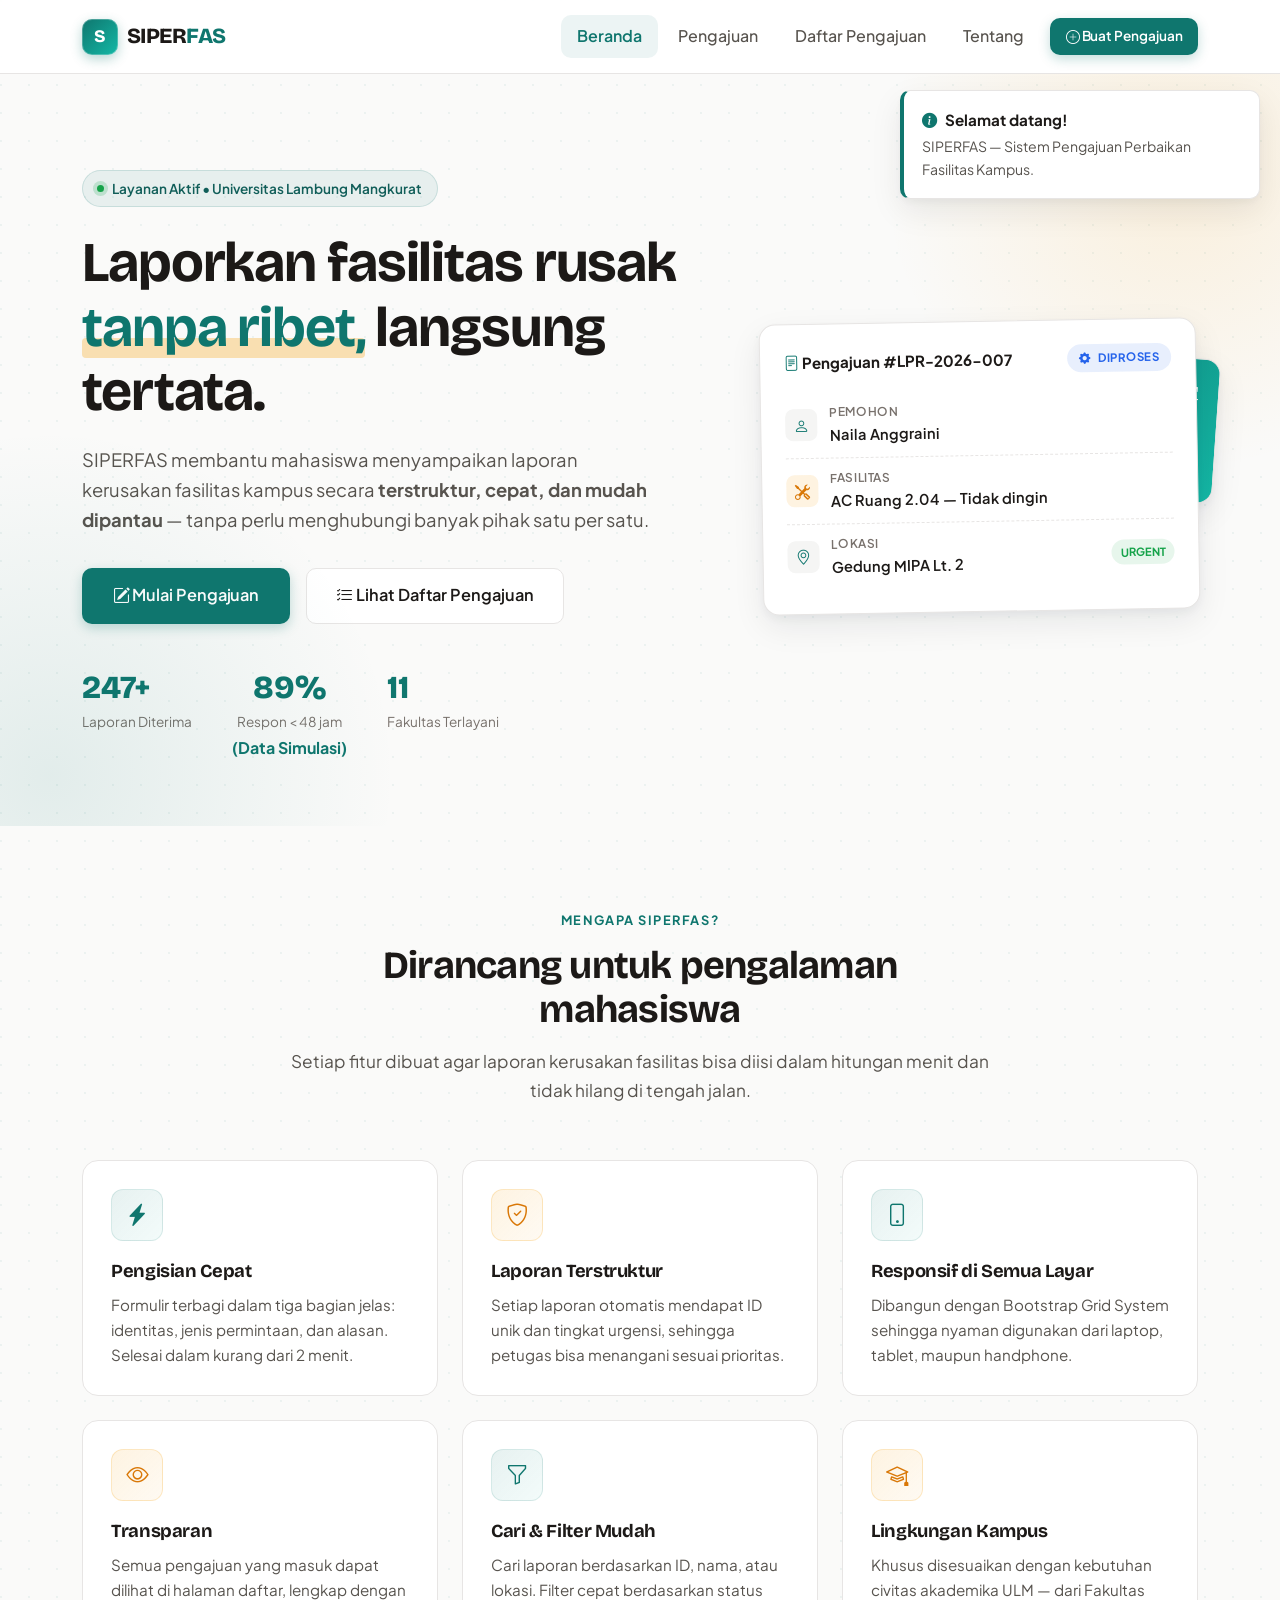
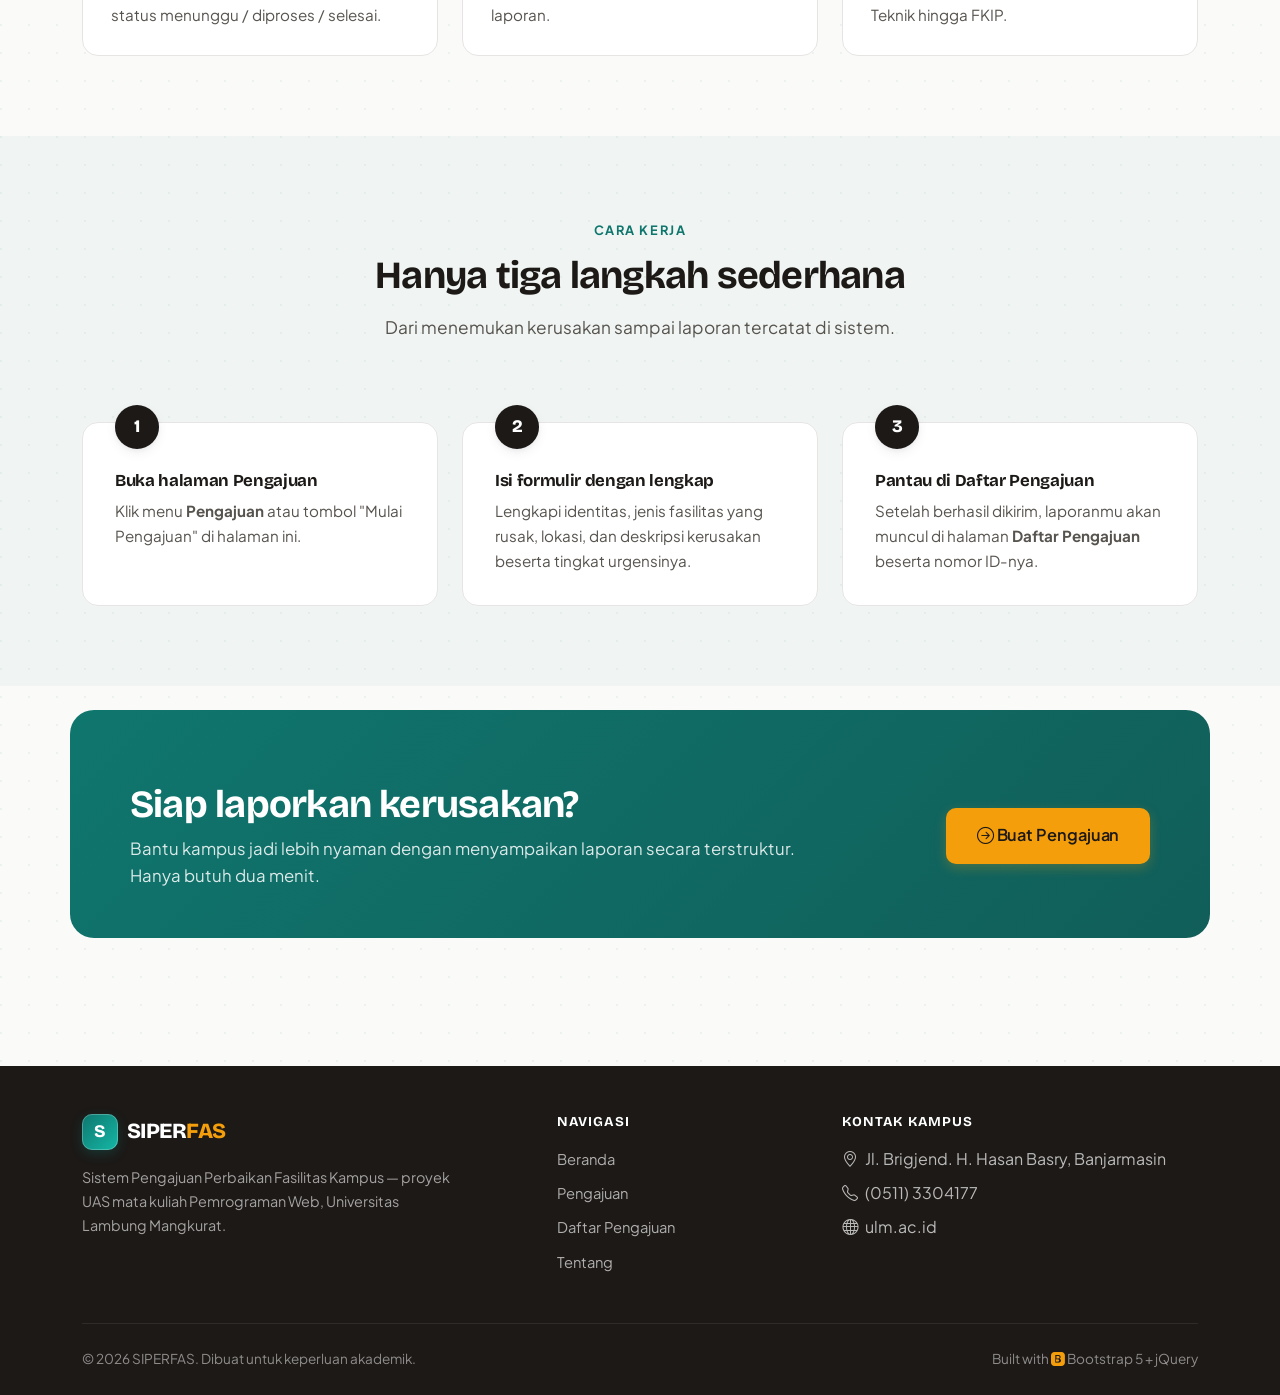
<file: index.html>
<!DOCTYPE html>
<html lang="id">
<head>
  <meta charset="UTF-8">
  <meta name="viewport" content="width=device-width, initial-scale=1.0">
  <title>SIPERFAS — Sistem Pengajuan Perbaikan Fasilitas Kampus</title>
  <meta name="description" content="SIPERFAS adalah platform pengajuan perbaikan fasilitas kampus yang sederhana, cepat, dan terstruktur untuk mahasiswa Universitas Lambung Mangkurat.">

  
  <link rel="preconnect" href="https://fonts.googleapis.com">
  <link rel="preconnect" href="https://fonts.gstatic.com" crossorigin>
  <link href="https://fonts.googleapis.com/css2?family=Bricolage+Grotesque:opsz,wght@12..96,400;12..96,600;12..96,700;12..96,800&family=Plus+Jakarta+Sans:wght@400;500;600;700;800&display=swap" rel="stylesheet">

  
  <link href="https://cdn.jsdelivr.net/npm/bootstrap@5.3.3/dist/css/bootstrap.min.css" rel="stylesheet">

  
  <link href="https://cdn.jsdelivr.net/npm/bootstrap-icons@1.11.3/font/bootstrap-icons.min.css" rel="stylesheet">

  
  <link href="style.css" rel="stylesheet">
</head>
<body>

  
  <nav class="navbar navbar-expand-lg navbar-siperfas sticky-top">
    <div class="container">
      <a class="navbar-brand" href="index.html">
        <span class="brand-mark">S</span>
        <span class="brand-text">SIPER<span>FAS</span></span>
      </a>
      <button class="navbar-toggler" type="button" data-bs-toggle="collapse"
              data-bs-target="#mainNav" aria-controls="mainNav" aria-expanded="false"
              aria-label="Toggle navigation">
        <i class="bi bi-list"></i>
      </button>
      <div class="collapse navbar-collapse" id="mainNav">
        <ul class="navbar-nav ms-auto align-items-lg-center">
          <li class="nav-item"><a class="nav-link" href="index.html">Beranda</a></li>
          <li class="nav-item"><a class="nav-link" href="pengajuan.html">Pengajuan</a></li>
          <li class="nav-item"><a class="nav-link" href="daftar.html">Daftar Pengajuan</a></li>
          <li class="nav-item"><a class="nav-link" href="tentang.html">Tentang</a></li>
          <li class="nav-item ms-lg-2 mt-2 mt-lg-0">
            <a class="btn btn-primary-siperfas btn-sm" href="pengajuan.html">
              <i class="bi bi-plus-circle"></i> Buat Pengajuan
            </a>
          </li>
        </ul>
      </div>
    </div>
  </nav>

  
  <section class="hero">
    
    <div class="container">
      <div class="row align-items-center g-5">
        <div class="col-lg-7">
          <div class="hero-badge">
            <span class="dot"></span>
            <span>Layanan Aktif • Universitas Lambung Mangkurat</span>
          </div>
          <h1>
            Laporkan fasilitas rusak<br>
            <span class="highlight">tanpa ribet,</span> langsung tertata.
          </h1>
          <p class="hero-subtitle">
            SIPERFAS membantu mahasiswa menyampaikan laporan kerusakan
            fasilitas kampus secara <strong>terstruktur, cepat, dan mudah dipantau</strong>
            — tanpa perlu menghubungi banyak pihak satu per satu.
          </p>
          <div class="d-flex flex-wrap gap-3">
            <a href="pengajuan.html" class="btn btn-primary-siperfas btn-lg">
              <i class="bi bi-pencil-square"></i> Mulai Pengajuan
            </a>
            <a href="daftar.html" class="btn btn-outline-siperfas btn-lg">
              <i class="bi bi-list-check"></i> Lihat Daftar Pengajuan
            </a>
          </div>

          
          <div class="hero-stats">
            <div>
              <div class="hero-stat-value" data-target="247" data-suffix="+">0</div>
              <div class="hero-stat-label">Laporan Diterima</div>
            </div>
            <div class="hero-stat-item hero-stat-item--center">
              <div class="hero-stat-value" data-target="89" data-suffix="%">0</div>
              <div class="hero-stat-label">Respon &lt; 48 jam</div>
              <div class="hero-stat-simulasi">(Data Simulasi)</div>
            </div>
            <div>
              <div class="hero-stat-value" data-target="11" data-suffix="">0</div>
              <div class="hero-stat-label">Fakultas Terlayani</div>
            </div>
          </div>
        </div>

        
        <div class="col-lg-5">
          <div class="hero-visual">
            <div class="hero-card-stack">
              
              <div class="hero-card hero-card-back">
                <div class="d-flex justify-content-between align-items-center mb-2">
                  <span style="font-size:.8rem; opacity:.85;">Bulan Ini</span>
                  <i class="bi bi-graph-up-arrow"></i>
                </div>
                <div class="stat-num">47</div>
                <div class="stat-lbl">Pengajuan diselesaikan</div>
              </div>

              
              <div class="hero-card hero-card-main">
                <div class="d-flex justify-content-between align-items-center mb-3">
                  <span style="font-weight:700; font-size:.95rem;">
                    <i class="bi bi-file-text text-primary-siperfas"></i> Pengajuan #LPR-2026-007
                  </span>
                  <span class="status-badge proses">
                    <i class="bi bi-gear-fill"></i> Diproses
                  </span>
                </div>
                <div class="mock-form-row">
                  <div class="mock-icon"><i class="bi bi-person"></i></div>
                  <div>
                    <div class="mock-label">Pemohon</div>
                    <div class="mock-value">Naila Anggraini</div>
                  </div>
                </div>
                <div class="mock-form-row">
                  <div class="mock-icon amber"><i class="bi bi-tools"></i></div>
                  <div>
                    <div class="mock-label">Fasilitas</div>
                    <div class="mock-value">AC Ruang 2.04 — Tidak dingin</div>
                  </div>
                </div>
                <div class="mock-form-row">
                  <div class="mock-icon"><i class="bi bi-geo-alt"></i></div>
                  <div>
                    <div class="mock-label">Lokasi</div>
                    <div class="mock-value">Gedung MIPA Lt. 2</div>
                  </div>
                  <span class="mock-badge">URGENT</span>
                </div>
              </div>
            </div>
          </div>
        </div>
      </div>
    </div>
  </section>

  <section class="section">
    <div class="container">
      <div class="section-header">
        <span class="section-eyebrow">Mengapa SIPERFAS?</span>
        <h2 class="section-title">Dirancang untuk pengalaman mahasiswa</h2>
        <p class="section-subtitle">
          Setiap fitur dibuat agar laporan kerusakan fasilitas bisa diisi dalam
          hitungan menit dan tidak hilang di tengah jalan.
        </p>
      </div>

      <div class="row g-4">
        <div class="col-md-6 col-lg-4 fade-in-up">
          <div class="card-siperfas">
            <div class="card-icon">
              <i class="bi bi-lightning-charge-fill"></i>
            </div>
            <h3 class="card-title">Pengisian Cepat</h3>
            <p class="card-text">
              Formulir terbagi dalam tiga bagian jelas: identitas, jenis permintaan,
              dan alasan. Selesai dalam kurang dari 2 menit.
            </p>
          </div>
        </div>

        <div class="col-md-6 col-lg-4 fade-in-up">
          <div class="card-siperfas">
            <div class="card-icon amber">
              <i class="bi bi-shield-check"></i>
            </div>
            <h3 class="card-title">Laporan Terstruktur</h3>
            <p class="card-text">
              Setiap laporan otomatis mendapat ID unik dan tingkat urgensi,
              sehingga petugas bisa menangani sesuai prioritas.
            </p>
          </div>
        </div>

        <div class="col-md-6 col-lg-4 fade-in-up">
          <div class="card-siperfas">
            <div class="card-icon">
              <i class="bi bi-phone"></i>
            </div>
            <h3 class="card-title">Responsif di Semua Layar</h3>
            <p class="card-text">
              Dibangun dengan Bootstrap Grid System sehingga nyaman digunakan
              dari laptop, tablet, maupun handphone.
            </p>
          </div>
        </div>

        <div class="col-md-6 col-lg-4 fade-in-up">
          <div class="card-siperfas">
            <div class="card-icon amber">
              <i class="bi bi-eye"></i>
            </div>
            <h3 class="card-title">Transparan</h3>
            <p class="card-text">
              Semua pengajuan yang masuk dapat dilihat di halaman daftar,
              lengkap dengan status menunggu / diproses / selesai.
            </p>
          </div>
        </div>

        <div class="col-md-6 col-lg-4 fade-in-up">
          <div class="card-siperfas">
            <div class="card-icon">
              <i class="bi bi-funnel"></i>
            </div>
            <h3 class="card-title">Cari &amp; Filter Mudah</h3>
            <p class="card-text">
              Cari laporan berdasarkan ID, nama, atau lokasi. Filter cepat
              berdasarkan status laporan.
            </p>
          </div>
        </div>

        <div class="col-md-6 col-lg-4 fade-in-up">
          <div class="card-siperfas">
            <div class="card-icon amber">
              <i class="bi bi-mortarboard"></i>
            </div>
            <h3 class="card-title">Lingkungan Kampus</h3>
            <p class="card-text">
              Khusus disesuaikan dengan kebutuhan civitas akademika ULM —
              dari Fakultas Teknik hingga FKIP.
            </p>
          </div>
        </div>
      </div>
    </div>
  </section>

  
  <section class="section bg-soft-primary" style="background-color: rgba(15, 118, 110, 0.04);">
    <div class="container">
      <div class="section-header">
        <span class="section-eyebrow">Cara Kerja</span>
        <h2 class="section-title">Hanya tiga langkah sederhana</h2>
        <p class="section-subtitle">
          Dari menemukan kerusakan sampai laporan tercatat di sistem.
        </p>
      </div>

      <div class="row g-4 mt-2">
        <div class="col-md-4 fade-in-up">
          <div class="step-card">
            <div class="step-number">1</div>
            <h4>Buka halaman Pengajuan</h4>
            <p class="card-text">
              Klik menu <strong>Pengajuan</strong> atau tombol "Mulai Pengajuan"
              di halaman ini.
            </p>
          </div>
        </div>
        <div class="col-md-4 fade-in-up">
          <div class="step-card">
            <div class="step-number">2</div>
            <h4>Isi formulir dengan lengkap</h4>
            <p class="card-text">
              Lengkapi identitas, jenis fasilitas yang rusak, lokasi, dan
              deskripsi kerusakan beserta tingkat urgensinya.
            </p>
          </div>
        </div>
        <div class="col-md-4 fade-in-up">
          <div class="step-card">
            <div class="step-number">3</div>
            <h4>Pantau di Daftar Pengajuan</h4>
            <p class="card-text">
              Setelah berhasil dikirim, laporanmu akan muncul di halaman
              <strong>Daftar Pengajuan</strong> beserta nomor ID-nya.
            </p>
          </div>
        </div>
      </div>
    </div>
  </section>

  
  <section class="section section-tight">
    <div class="container">
      <div class="row align-items-center g-4 p-4 p-md-5"
           style="background: linear-gradient(135deg, var(--color-primary) 0%, var(--color-primary-dark) 100%);
                  border-radius: var(--radius-xl); color: #fff;">
        <div class="col-md-8">
          <h2 style="color:#fff; margin-bottom:.5rem;">Siap laporkan kerusakan?</h2>
          <p style="color: rgba(255,255,255,0.85); margin-bottom: 0; font-size:1.05rem;">
            Bantu kampus jadi lebih nyaman dengan menyampaikan laporan secara
            terstruktur. Hanya butuh dua menit.
          </p>
        </div>
        <div class="col-md-4 text-md-end">
          <a href="pengajuan.html" class="btn btn-accent-siperfas btn-lg">
            <i class="bi bi-arrow-right-circle"></i> Buat Pengajuan
          </a>
        </div>
      </div>
    </div>
  </section>

  
  <footer class="site-footer">
    <div class="container">
      <div class="row g-4">
        <div class="col-md-5">
          <a class="navbar-brand mb-3 d-inline-flex" href="index.html">
            <span class="brand-mark">S</span>
            <span class="brand-text">SIPER<span>FAS</span></span>
          </a>
          <p class="footer-text">
            Sistem Pengajuan Perbaikan Fasilitas Kampus — proyek UAS
            mata kuliah Pemrograman Web, Universitas Lambung Mangkurat.
          </p>
        </div>
        <div class="col-6 col-md-3">
          <h5 class="footer-heading">Navigasi</h5>
          <ul class="footer-links">
            <li><a href="index.html">Beranda</a></li>
            <li><a href="pengajuan.html">Pengajuan</a></li>
            <li><a href="daftar.html">Daftar Pengajuan</a></li>
            <li><a href="tentang.html">Tentang</a></li>
          </ul>
        </div>
        <div class="col-6 col-md-4">
          <h5 class="footer-heading">Kontak Kampus</h5>
          <ul class="footer-links">
            <li><i class="bi bi-geo-alt me-1"></i> Jl. Brigjend. H. Hasan Basry, Banjarmasin</li>
            <li><i class="bi bi-telephone me-1"></i> (0511) 3304177</li>
            <li><i class="bi bi-globe me-1"></i> ulm.ac.id</li>
          </ul>
        </div>
      </div>
      <div class="footer-bottom">
        <div>© 2026 SIPERFAS. Dibuat untuk keperluan akademik.</div>
        <div>Built with <i class="bi bi-bootstrap-fill" style="color: var(--color-accent);"></i> Bootstrap 5 + jQuery</div>
      </div>
    </div>
  </footer>

  
  <script src="https://code.jquery.com/jquery-3.7.1.min.js"></script>
  
  <script src="https://cdn.jsdelivr.net/npm/bootstrap@5.3.3/dist/js/bootstrap.bundle.min.js"></script>
  
  <script src="script.js"></script>
</body>
</html>
</file>
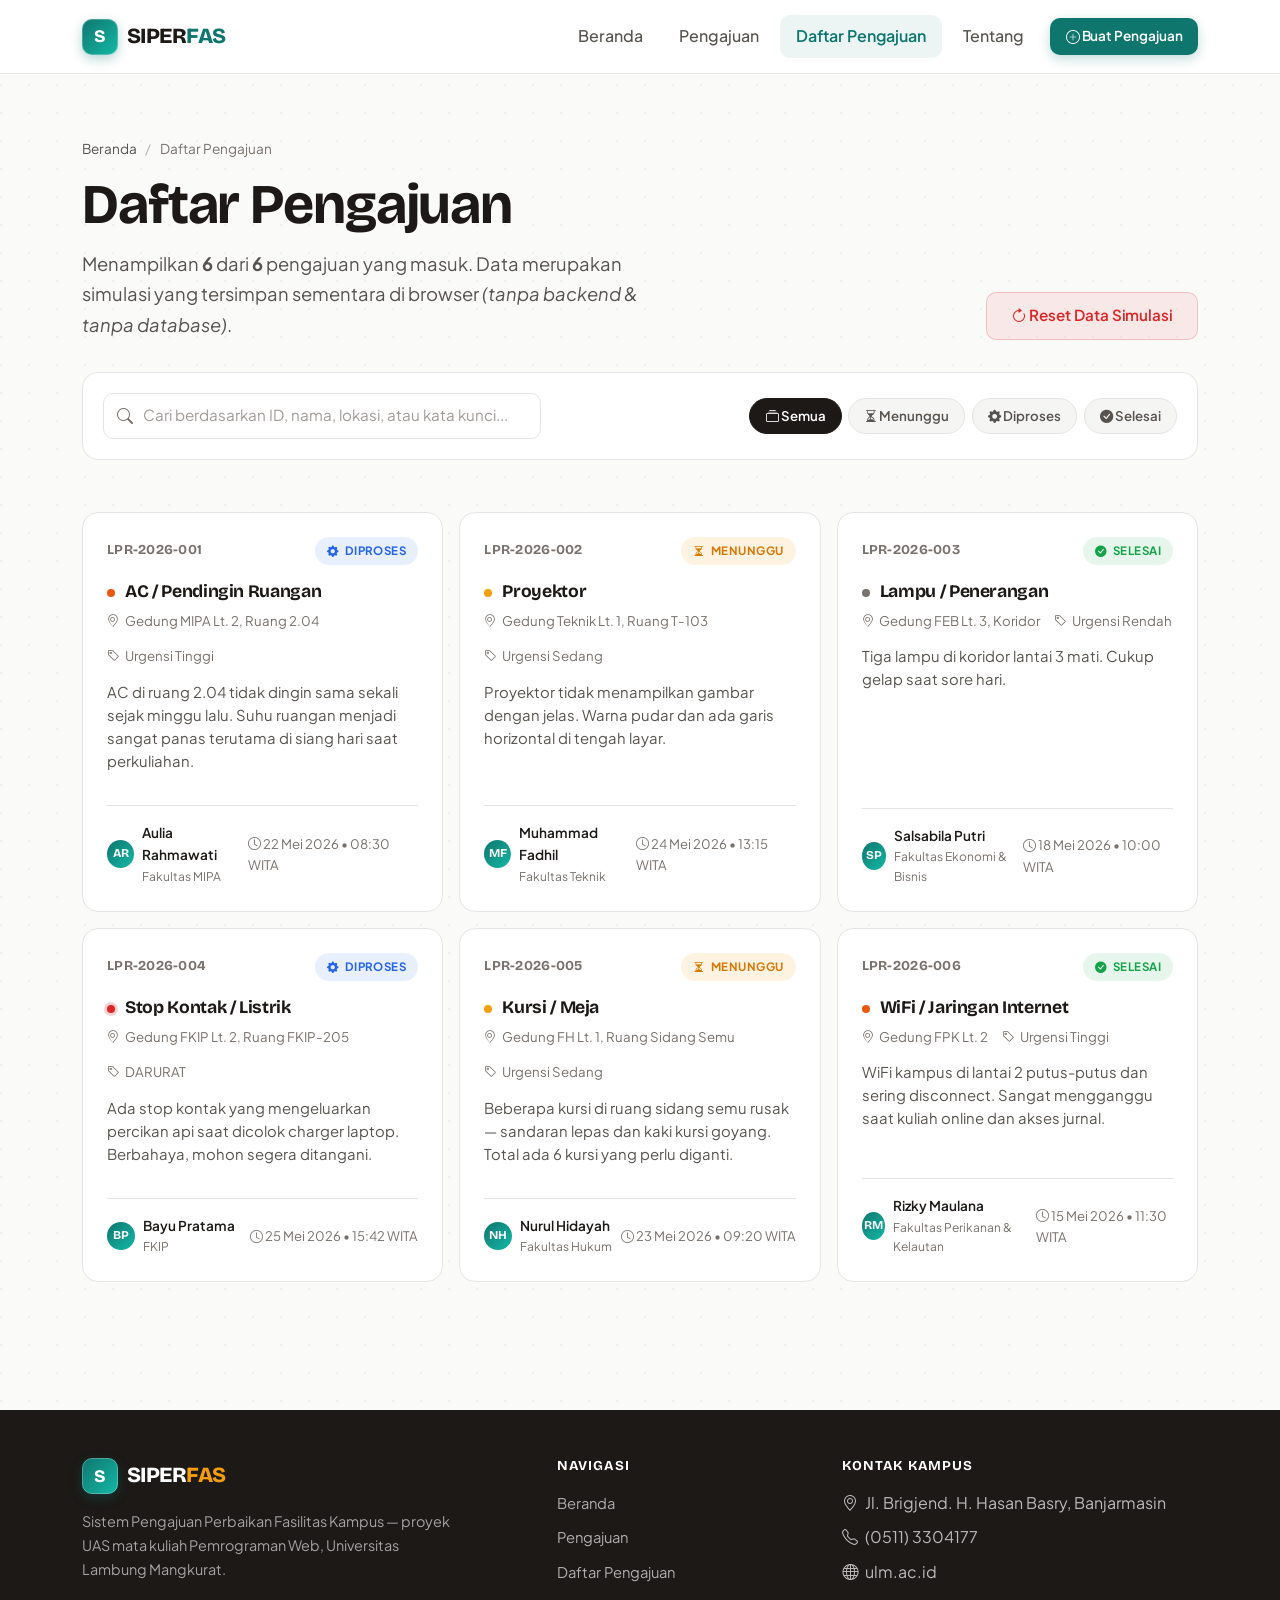
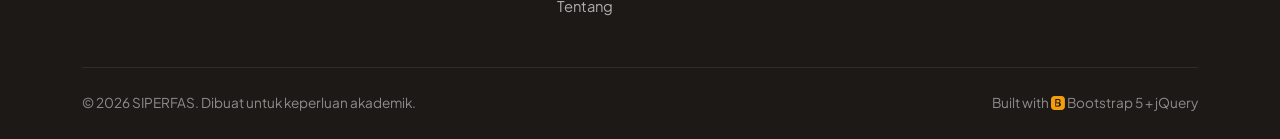
<file: daftar.html>
<!DOCTYPE html>
<html lang="id">
<head>
  <meta charset="UTF-8">
  <meta name="viewport" content="width=device-width, initial-scale=1.0">
  <title>Daftar Pengajuan — SIPERFAS</title>
  <meta name="description" content="Simulasi daftar pengajuan perbaikan fasilitas yang telah masuk ke SIPERFAS.">

  <link rel="preconnect" href="https://fonts.googleapis.com">
  <link rel="preconnect" href="https://fonts.gstatic.com" crossorigin>
  <link href="https://fonts.googleapis.com/css2?family=Bricolage+Grotesque:opsz,wght@12..96,400;12..96,600;12..96,700;12..96,800&family=Plus+Jakarta+Sans:wght@400;500;600;700;800&display=swap" rel="stylesheet">

  <link href="https://cdn.jsdelivr.net/npm/bootstrap@5.3.3/dist/css/bootstrap.min.css" rel="stylesheet">
  <link href="https://cdn.jsdelivr.net/npm/bootstrap-icons@1.11.3/font/bootstrap-icons.min.css" rel="stylesheet">
  <link href="style.css" rel="stylesheet">
</head>
<body>

  
  <nav class="navbar navbar-expand-lg navbar-siperfas sticky-top">
    <div class="container">
      <a class="navbar-brand" href="index.html">
        <span class="brand-mark">S</span>
        <span class="brand-text">SIPER<span>FAS</span></span>
      </a>
      <button class="navbar-toggler" type="button" data-bs-toggle="collapse"
              data-bs-target="#mainNav" aria-controls="mainNav" aria-expanded="false">
        <i class="bi bi-list"></i>
      </button>
      <div class="collapse navbar-collapse" id="mainNav">
        <ul class="navbar-nav ms-auto align-items-lg-center">
          <li class="nav-item"><a class="nav-link" href="index.html">Beranda</a></li>
          <li class="nav-item"><a class="nav-link" href="pengajuan.html">Pengajuan</a></li>
          <li class="nav-item"><a class="nav-link" href="daftar.html">Daftar Pengajuan</a></li>
          <li class="nav-item"><a class="nav-link" href="tentang.html">Tentang</a></li>
          <li class="nav-item ms-lg-2 mt-2 mt-lg-0">
            <a class="btn btn-primary-siperfas btn-sm" href="pengajuan.html">
              <i class="bi bi-plus-circle"></i> Buat Pengajuan
            </a>
          </li>
        </ul>
      </div>
    </div>
  </nav>

  
  <section class="page-header">
    <div class="container">
      <div class="row align-items-end g-3">
        <div class="col-lg-8">
          <div class="breadcrumb-trail">
            <a href="index.html">Beranda</a>
            <span class="sep">/</span>
            <span>Daftar Pengajuan</span>
          </div>
          <h1 style="margin-bottom: .75rem;">Daftar Pengajuan</h1>
          <p class="hero-subtitle" style="margin-bottom:0;">
            Menampilkan <strong><span id="filteredCount">0</span></strong> dari
            <strong><span id="totalCount">0</span></strong> pengajuan yang masuk.
            Data merupakan simulasi yang tersimpan sementara di browser
            <em>(tanpa backend &amp; tanpa database)</em>.
          </p>
        </div>
        <div class="col-lg-4 text-lg-end">
          <button class="btn btn-danger-soft" id="btnClearData" title="Reset data ke simulasi awal">
            <i class="bi bi-arrow-clockwise"></i> Reset Data Simulasi
          </button>
        </div>
      </div>
    </div>
  </section>

  
  <section class="pb-4">
    <div class="container">
      
      <div class="filter-bar">
        <div class="row g-3 align-items-center">
          <div class="col-md-5">
            <div class="search-input">
              <i class="bi bi-search"></i>
              <input type="text" class="form-control" id="searchInput"
                     placeholder="Cari berdasarkan ID, nama, lokasi, atau kata kunci...">
            </div>
          </div>
          <div class="col-md-7">
            <div class="chip-group justify-content-md-end">
              <span class="chip active" data-filter="semua">
                <i class="bi bi-collection"></i> Semua
              </span>
              <span class="chip" data-filter="menunggu">
                <i class="bi bi-hourglass-split"></i> Menunggu
              </span>
              <span class="chip" data-filter="proses">
                <i class="bi bi-gear-fill"></i> Diproses
              </span>
              <span class="chip" data-filter="selesai">
                <i class="bi bi-check-circle-fill"></i> Selesai
              </span>
            </div>
          </div>
        </div>
      </div>
    </div>
  </section>

  
  <section class="pb-5">
    <div class="container">
      
      <div class="row g-3" id="submissionList">
        
      </div>
    </div>
  </section>

  
  <footer class="site-footer">
    <div class="container">
      <div class="row g-4">
        <div class="col-md-5">
          <a class="navbar-brand mb-3 d-inline-flex" href="index.html">
            <span class="brand-mark">S</span>
            <span class="brand-text">SIPER<span>FAS</span></span>
          </a>
          <p class="footer-text">
            Sistem Pengajuan Perbaikan Fasilitas Kampus — proyek UAS
            mata kuliah Pemrograman Web, Universitas Lambung Mangkurat.
          </p>
        </div>
        <div class="col-6 col-md-3">
          <h5 class="footer-heading">Navigasi</h5>
          <ul class="footer-links">
            <li><a href="index.html">Beranda</a></li>
            <li><a href="pengajuan.html">Pengajuan</a></li>
            <li><a href="daftar.html">Daftar Pengajuan</a></li>
            <li><a href="tentang.html">Tentang</a></li>
          </ul>
        </div>
        <div class="col-6 col-md-4">
          <h5 class="footer-heading">Kontak Kampus</h5>
          <ul class="footer-links">
            <li><i class="bi bi-geo-alt me-1"></i> Jl. Brigjend. H. Hasan Basry, Banjarmasin</li>
            <li><i class="bi bi-telephone me-1"></i> (0511) 3304177</li>
            <li><i class="bi bi-globe me-1"></i> ulm.ac.id</li>
          </ul>
        </div>
      </div>
      <div class="footer-bottom">
        <div>© 2026 SIPERFAS. Dibuat untuk keperluan akademik.</div>
        <div>Built with <i class="bi bi-bootstrap-fill" style="color: var(--color-accent);"></i> Bootstrap 5 + jQuery</div>
      </div>
    </div>
  </footer>

  <script src="https://code.jquery.com/jquery-3.7.1.min.js"></script>
  <script src="https://cdn.jsdelivr.net/npm/bootstrap@5.3.3/dist/js/bootstrap.bundle.min.js"></script>
  <script src="script.js"></script>
</body>
</html>
</file>
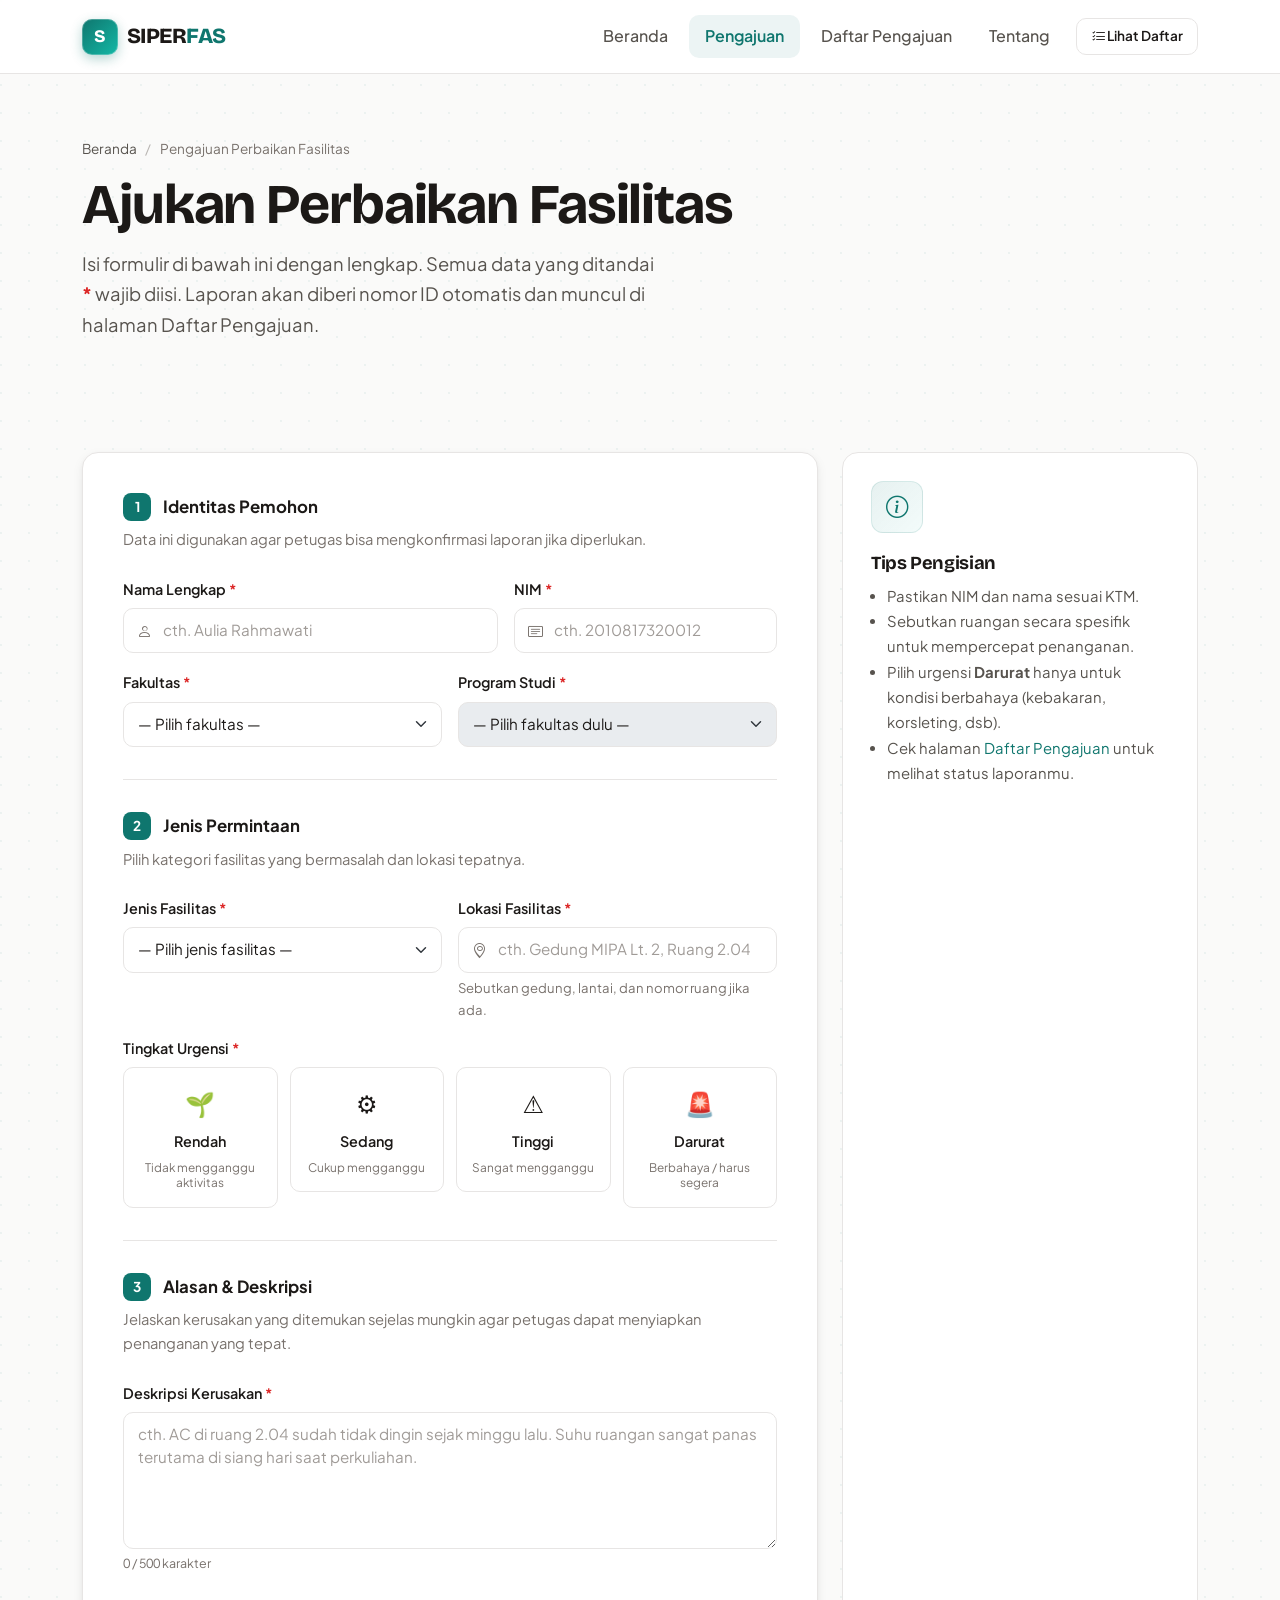
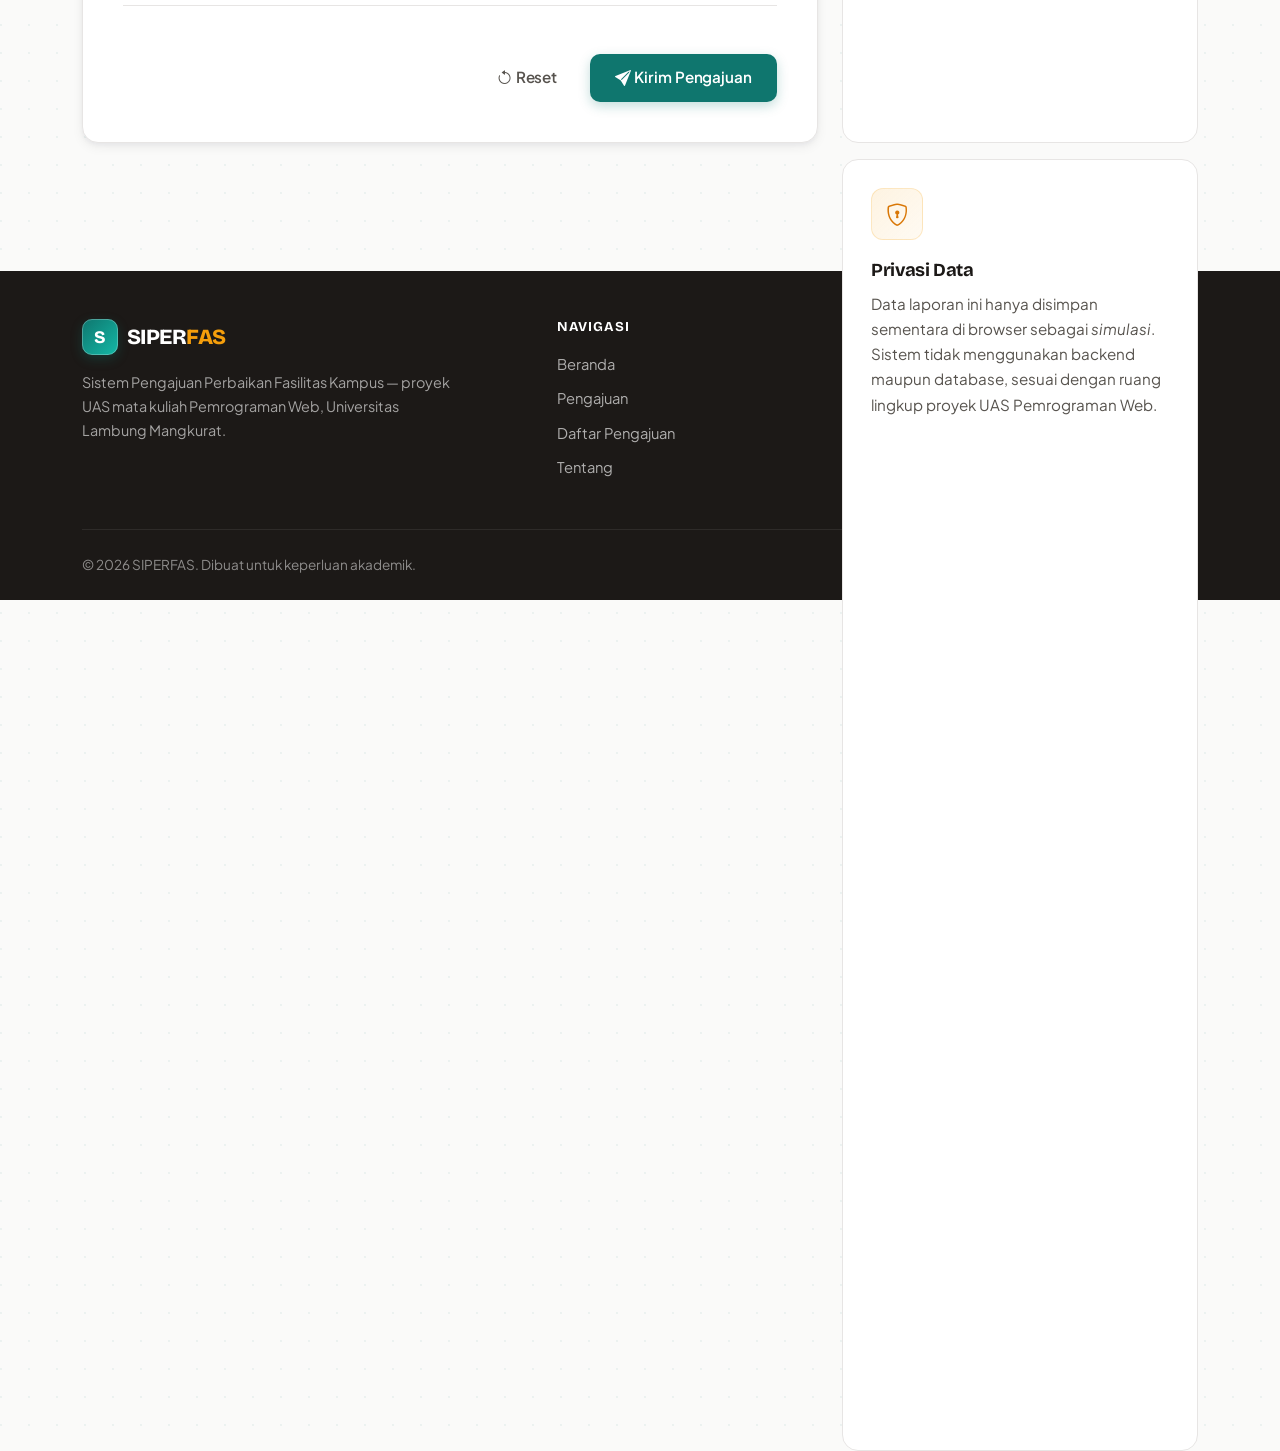
<file: pengajuan.html>
<!DOCTYPE html>
<html lang="id">
<head>
  <meta charset="UTF-8">
  <meta name="viewport" content="width=device-width, initial-scale=1.0">
  <title>Pengajuan Perbaikan — SIPERFAS</title>
  <meta name="description" content="Form pengajuan perbaikan fasilitas kampus. Isi identitas pemohon, jenis permintaan, dan alasan dengan lengkap.">

  <link rel="preconnect" href="https://fonts.googleapis.com">
  <link rel="preconnect" href="https://fonts.gstatic.com" crossorigin>
  <link href="https://fonts.googleapis.com/css2?family=Bricolage+Grotesque:opsz,wght@12..96,400;12..96,600;12..96,700;12..96,800&family=Plus+Jakarta+Sans:wght@400;500;600;700;800&display=swap" rel="stylesheet">

  <link href="https://cdn.jsdelivr.net/npm/bootstrap@5.3.3/dist/css/bootstrap.min.css" rel="stylesheet">
  <link href="https://cdn.jsdelivr.net/npm/bootstrap-icons@1.11.3/font/bootstrap-icons.min.css" rel="stylesheet">
  <link href="style.css" rel="stylesheet">
</head>
<body>

  
  <nav class="navbar navbar-expand-lg navbar-siperfas sticky-top">
    <div class="container">
      <a class="navbar-brand" href="index.html">
        <span class="brand-mark">S</span>
        <span class="brand-text">SIPER<span>FAS</span></span>
      </a>
      <button class="navbar-toggler" type="button" data-bs-toggle="collapse"
              data-bs-target="#mainNav" aria-controls="mainNav" aria-expanded="false">
        <i class="bi bi-list"></i>
      </button>
      <div class="collapse navbar-collapse" id="mainNav">
        <ul class="navbar-nav ms-auto align-items-lg-center">
          <li class="nav-item"><a class="nav-link" href="index.html">Beranda</a></li>
          <li class="nav-item"><a class="nav-link" href="pengajuan.html">Pengajuan</a></li>
          <li class="nav-item"><a class="nav-link" href="daftar.html">Daftar Pengajuan</a></li>
          <li class="nav-item"><a class="nav-link" href="tentang.html">Tentang</a></li>
          <li class="nav-item ms-lg-2 mt-2 mt-lg-0">
            <a class="btn btn-outline-siperfas btn-sm" href="daftar.html">
              <i class="bi bi-list-check"></i> Lihat Daftar
            </a>
          </li>
        </ul>
      </div>
    </div>
  </nav>

  
  <section class="page-header">
    <div class="container">
      <div class="row">
        <div class="col-lg-9">
          <div class="breadcrumb-trail">
            <a href="index.html">Beranda</a>
            <span class="sep">/</span>
            <span>Pengajuan Perbaikan Fasilitas</span>
          </div>
          <h1 style="margin-bottom: .75rem;">Ajukan Perbaikan Fasilitas</h1>
          <p class="hero-subtitle">
            Isi formulir di bawah ini dengan lengkap. Semua data yang ditandai
            <span class="req" style="color:var(--color-danger);font-weight:700;">*</span>
            wajib diisi. Laporan akan diberi nomor ID otomatis dan muncul di
            halaman Daftar Pengajuan.
          </p>
        </div>
      </div>
    </div>
  </section>

  
  <section class="section-tight pb-5">
    
    <div class="container">
      <div class="row g-4">
        <div class="col-lg-8">
          <div class="form-card">
            <form id="formPengajuan" novalidate>

              
              <div class="form-section">
                <div class="form-section-title">
                  <span class="form-section-num">1</span>
                  Identitas Pemohon
                </div>
                <p class="form-section-desc">
                  Data ini digunakan agar petugas bisa mengkonfirmasi laporan jika diperlukan.
                </p>

                <div class="row g-3">
                  <div class="col-md-7">
                    <label for="nama" class="form-label">
                      Nama Lengkap <span class="req">*</span>
                    </label>
                    <div class="input-with-icon">
                      <i class="bi bi-person"></i>
                      <input type="text" class="form-control" id="nama"
                             placeholder="cth. Aulia Rahmawati">
                    </div>
                    <div class="invalid-feedback">Nama lengkap wajib diisi.</div>
                  </div>

                  <div class="col-md-5">
                    <label for="nim" class="form-label">
                      NIM <span class="req">*</span>
                    </label>
                    <div class="input-with-icon">
                      <i class="bi bi-card-text"></i>
                      <input type="text" class="form-control" id="nim"
                             inputmode="numeric" placeholder="cth. 2010817320012">
                    </div>
                    <div class="invalid-feedback" id="nimFeedback">NIM wajib diisi.</div>
                  </div>

                  <div class="col-md-6">
                    <label for="fakultas" class="form-label">
                      Fakultas <span class="req">*</span>
                    </label>
                    <select class="form-select" id="fakultas">
                      <option value="">— Pilih fakultas —</option>
                      <option value="Fakultas Teknik">Fakultas Teknik</option>
                      <option value="Fakultas MIPA">Fakultas MIPA</option>
                      <option value="Fakultas Ekonomi & Bisnis">Fakultas Ekonomi &amp; Bisnis</option>
                      <option value="Fakultas Hukum">Fakultas Hukum</option>
                      <option value="Fakultas Kedokteran">Fakultas Kedokteran</option>
                      <option value="Fakultas Pertanian">Fakultas Pertanian</option>
                      <option value="Fakultas Perikanan & Kelautan">Fakultas Perikanan &amp; Kelautan</option>
                      <option value="FKIP">FKIP</option>
                      <option value="FISIP">FISIP</option>
                    </select>
                    <div class="invalid-feedback">Fakultas wajib dipilih.</div>
                  </div>

                  <div class="col-md-6">
                    <label for="prodi" class="form-label">
                      Program Studi <span class="req">*</span>
                    </label>
                    <select class="form-select" id="prodi" disabled>
                      <option value="">— Pilih fakultas dulu —</option>
                    </select>
                    <div class="invalid-feedback">Program studi wajib dipilih.</div>
                  </div>
                </div>
              </div>

              
              <div class="form-section">
                <div class="form-section-title">
                  <span class="form-section-num">2</span>
                  Jenis Permintaan
                </div>
                <p class="form-section-desc">
                  Pilih kategori fasilitas yang bermasalah dan lokasi tepatnya.
                </p>

                <div class="row g-3">
                  <div class="col-md-6">
                    <label for="fasilitas" class="form-label">
                      Jenis Fasilitas <span class="req">*</span>
                    </label>
                    <select class="form-select" id="fasilitas">
                      <option value="">— Pilih jenis fasilitas —</option>
                      <option>AC / Pendingin Ruangan</option>
                      <option>Lampu / Penerangan</option>
                      <option>Kursi / Meja</option>
                      <option>Proyektor</option>
                      <option>Whiteboard / Papan Tulis</option>
                      <option>Pintu</option>
                      <option>Jendela</option>
                      <option>Toilet / Kamar Mandi</option>
                      <option>Lantai / Plafon</option>
                      <option>Stop Kontak / Listrik</option>
                      <option>WiFi / Jaringan Internet</option>
                      <option>Sound System</option>
                      <option>Tangga / Lift</option>
                      <option>Lainnya</option>
                    </select>
                    <div class="invalid-feedback">Jenis fasilitas wajib dipilih.</div>
                  </div>

                  <div class="col-md-6">
                    <label for="lokasi" class="form-label">
                      Lokasi Fasilitas <span class="req">*</span>
                    </label>
                    <div class="input-with-icon">
                      <i class="bi bi-geo-alt"></i>
                      <input type="text" class="form-control" id="lokasi"
                             placeholder="cth. Gedung MIPA Lt. 2, Ruang 2.04">
                    </div>
                    <div class="form-text">Sebutkan gedung, lantai, dan nomor ruang jika ada.</div>
                    <div class="invalid-feedback">Lokasi wajib diisi.</div>
                  </div>

                  <div class="col-12">
                    <label class="form-label d-block">
                      Tingkat Urgensi <span class="req">*</span>
                    </label>
                    <div class="urgensi-group">
                      <div class="urgensi-option" data-level="rendah">
                        <input type="radio" name="urgensi" id="urgRendah" value="rendah">
                        <label for="urgRendah">
                          <span class="urgensi-icon">🌱</span>
                          <span class="urgensi-label">Rendah</span>
                          <span class="urgensi-desc">Tidak mengganggu aktivitas</span>
                        </label>
                      </div>
                      <div class="urgensi-option" data-level="sedang">
                        <input type="radio" name="urgensi" id="urgSedang" value="sedang">
                        <label for="urgSedang">
                          <span class="urgensi-icon">⚙️</span>
                          <span class="urgensi-label">Sedang</span>
                          <span class="urgensi-desc">Cukup mengganggu</span>
                        </label>
                      </div>
                      <div class="urgensi-option" data-level="tinggi">
                        <input type="radio" name="urgensi" id="urgTinggi" value="tinggi">
                        <label for="urgTinggi">
                          <span class="urgensi-icon">⚠️</span>
                          <span class="urgensi-label">Tinggi</span>
                          <span class="urgensi-desc">Sangat mengganggu</span>
                        </label>
                      </div>
                      <div class="urgensi-option" data-level="darurat">
                        <input type="radio" name="urgensi" id="urgDarurat" value="darurat">
                        <label for="urgDarurat">
                          <span class="urgensi-icon">🚨</span>
                          <span class="urgensi-label">Darurat</span>
                          <span class="urgensi-desc">Berbahaya / harus segera</span>
                        </label>
                      </div>
                    </div>
                    <div class="invalid-feedback d-none" id="urgensiFeedback"
                         style="margin-top: .5rem;">
                      Mohon pilih tingkat urgensi.
                    </div>
                  </div>
                </div>
              </div>

              
              <div class="form-section">
                <div class="form-section-title">
                  <span class="form-section-num">3</span>
                  Alasan &amp; Deskripsi
                </div>
                <p class="form-section-desc">
                  Jelaskan kerusakan yang ditemukan sejelas mungkin agar petugas
                  dapat menyiapkan penanganan yang tepat.
                </p>

                <div>
                  <label for="deskripsi" class="form-label">
                    Deskripsi Kerusakan <span class="req">*</span>
                  </label>
                  <textarea class="form-control" id="deskripsi" rows="5"
                            maxlength="500"
                            placeholder="cth. AC di ruang 2.04 sudah tidak dingin sejak minggu lalu. Suhu ruangan sangat panas terutama di siang hari saat perkuliahan."></textarea>
                  <div class="d-flex justify-content-between">
                    <div class="invalid-feedback" id="deskripsiFeedback">
                      Deskripsi kerusakan wajib diisi.
                    </div>
                    <div class="char-counter" id="descCounter">0 / 500 karakter</div>
                  </div>
                </div>
              </div>

              
              <div class="d-flex flex-wrap gap-2 justify-content-end pt-3">
                <button type="button" class="btn btn-ghost-siperfas" id="btnReset">
                  <i class="bi bi-arrow-counterclockwise"></i> Reset
                </button>
                <button type="submit" class="btn btn-primary-siperfas" id="btnSubmit">
                  <i class="bi bi-send-fill"></i> Kirim Pengajuan
                </button>
              </div>
            </form>
          </div>
        </div>

        
        <div class="col-lg-4">
          <div class="card-siperfas mb-3">
            <div class="card-icon"><i class="bi bi-info-circle"></i></div>
            <h3 class="card-title">Tips Pengisian</h3>
            <ul class="ps-3 mb-0" style="color: var(--color-text-muted); font-size:.93rem; line-height:1.7;">
              <li>Pastikan NIM dan nama sesuai KTM.</li>
              <li>Sebutkan ruangan secara spesifik untuk mempercepat penanganan.</li>
              <li>Pilih urgensi <strong>Darurat</strong> hanya untuk kondisi berbahaya (kebakaran, korsleting, dsb).</li>
              <li>Cek halaman <a href="daftar.html">Daftar Pengajuan</a> untuk melihat status laporanmu.</li>
            </ul>
          </div>

          <div class="card-siperfas">
            <div class="card-icon amber"><i class="bi bi-shield-lock"></i></div>
            <h3 class="card-title">Privasi Data</h3>
            <p class="card-text">
              Data laporan ini hanya disimpan sementara di browser sebagai
              <em>simulasi</em>. Sistem tidak menggunakan backend maupun database,
              sesuai dengan ruang lingkup proyek UAS Pemrograman Web.
            </p>
          </div>
        </div>
      </div>
    </div>
  </section>

  
  <div class="modal fade" id="successModal" tabindex="-1" aria-hidden="true">
    <div class="modal-dialog modal-dialog-centered">
      <div class="modal-content" style="border-radius: var(--radius-lg); border: 1px solid var(--color-border);">
        <div class="modal-body text-center p-4 p-md-5">
          <div style="width:72px;height:72px;background:linear-gradient(135deg,var(--color-primary),var(--color-primary-light));
                      border-radius:50%;display:inline-flex;align-items:center;justify-content:center;
                      color:#fff;font-size:2rem;margin-bottom:1.25rem;
                      box-shadow: 0 12px 32px rgba(15,118,110,.35);">
            <i class="bi bi-check-lg"></i>
          </div>
          <h3 style="font-size:1.5rem; margin-bottom:.6rem;">Pengajuan Terkirim!</h3>
          <p style="color: var(--color-text-muted); margin-bottom:1.25rem;">
            Laporan kamu sudah tercatat dengan nomor ID berikut:
          </p>
          <div style="background: var(--color-surface-alt); padding: .85rem 1.2rem;
                      border-radius: var(--radius-md); font-family: var(--font-display);
                      font-weight: 700; font-size: 1.15rem; color: var(--color-primary-dark);
                      margin-bottom: 1.75rem; letter-spacing: .02em;">
            <span class="submission-id-result">LPR-2026-XXX</span>
          </div>
          <div class="d-flex gap-2 justify-content-center flex-wrap">
            <button type="button" class="btn btn-outline-siperfas" data-bs-dismiss="modal">
              <i class="bi bi-plus-circle"></i> Buat Lagi
            </button>
            <a href="daftar.html" class="btn btn-primary-siperfas">
              <i class="bi bi-list-check"></i> Lihat Daftar Pengajuan
            </a>
          </div>
        </div>
      </div>
    </div>
  </div>

  
  <footer class="site-footer">
    <div class="container">
      <div class="row g-4">
        <div class="col-md-5">
          <a class="navbar-brand mb-3 d-inline-flex" href="index.html">
            <span class="brand-mark">S</span>
            <span class="brand-text">SIPER<span>FAS</span></span>
          </a>
          <p class="footer-text">
            Sistem Pengajuan Perbaikan Fasilitas Kampus — proyek UAS
            mata kuliah Pemrograman Web, Universitas Lambung Mangkurat.
          </p>
        </div>
        <div class="col-6 col-md-3">
          <h5 class="footer-heading">Navigasi</h5>
          <ul class="footer-links">
            <li><a href="index.html">Beranda</a></li>
            <li><a href="pengajuan.html">Pengajuan</a></li>
            <li><a href="daftar.html">Daftar Pengajuan</a></li>
            <li><a href="tentang.html">Tentang</a></li>
          </ul>
        </div>
        <div class="col-6 col-md-4">
          <h5 class="footer-heading">Kontak Kampus</h5>
          <ul class="footer-links">
            <li><i class="bi bi-geo-alt me-1"></i> Jl. Brigjend. H. Hasan Basry, Banjarmasin</li>
            <li><i class="bi bi-telephone me-1"></i> (0511) 3304177</li>
            <li><i class="bi bi-globe me-1"></i> ulm.ac.id</li>
          </ul>
        </div>
      </div>
      <div class="footer-bottom">
        <div>© 2026 SIPERFAS. Dibuat untuk keperluan akademik.</div>
        <div>Built with <i class="bi bi-bootstrap-fill" style="color: var(--color-accent);"></i> Bootstrap 5 + jQuery</div>
      </div>
    </div>
  </footer>

  <script src="https://code.jquery.com/jquery-3.7.1.min.js"></script>
  <script src="https://cdn.jsdelivr.net/npm/bootstrap@5.3.3/dist/js/bootstrap.bundle.min.js"></script>
  <script src="script.js"></script>
</body>
</html>
</file>
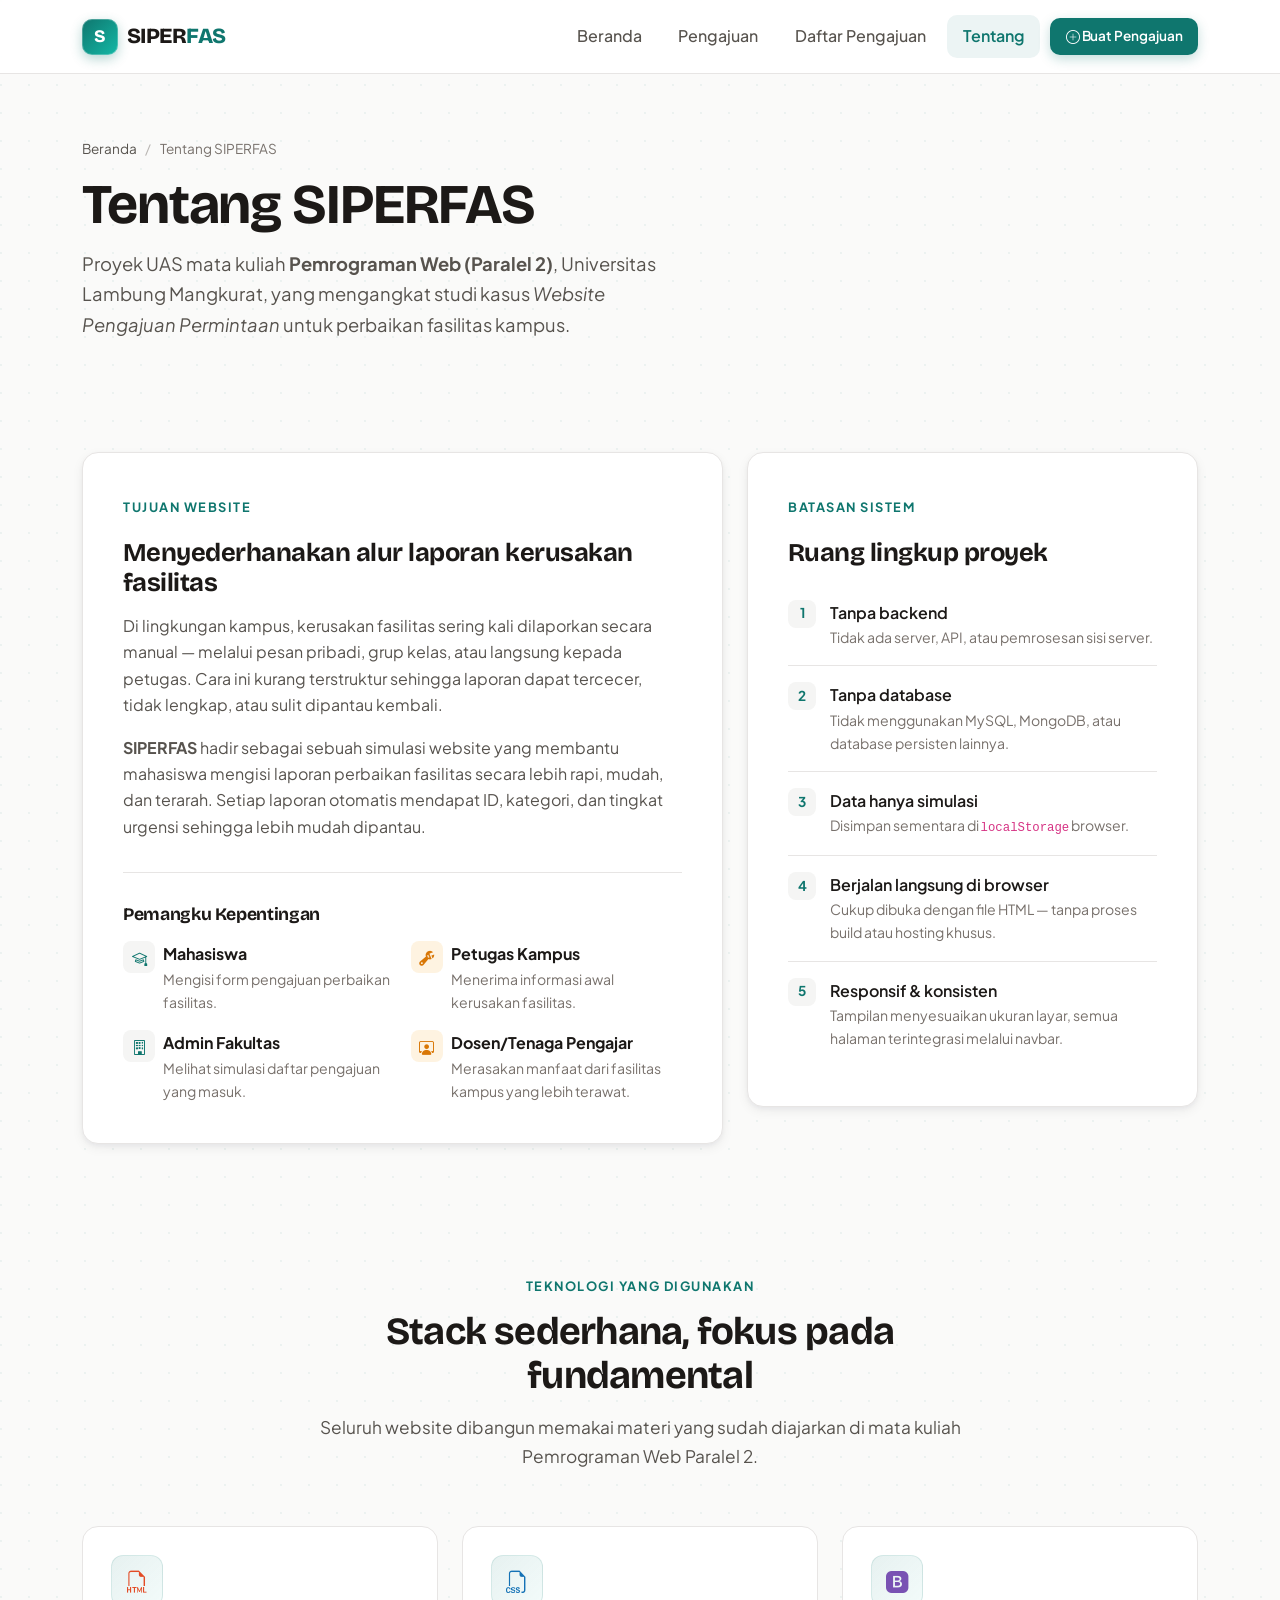
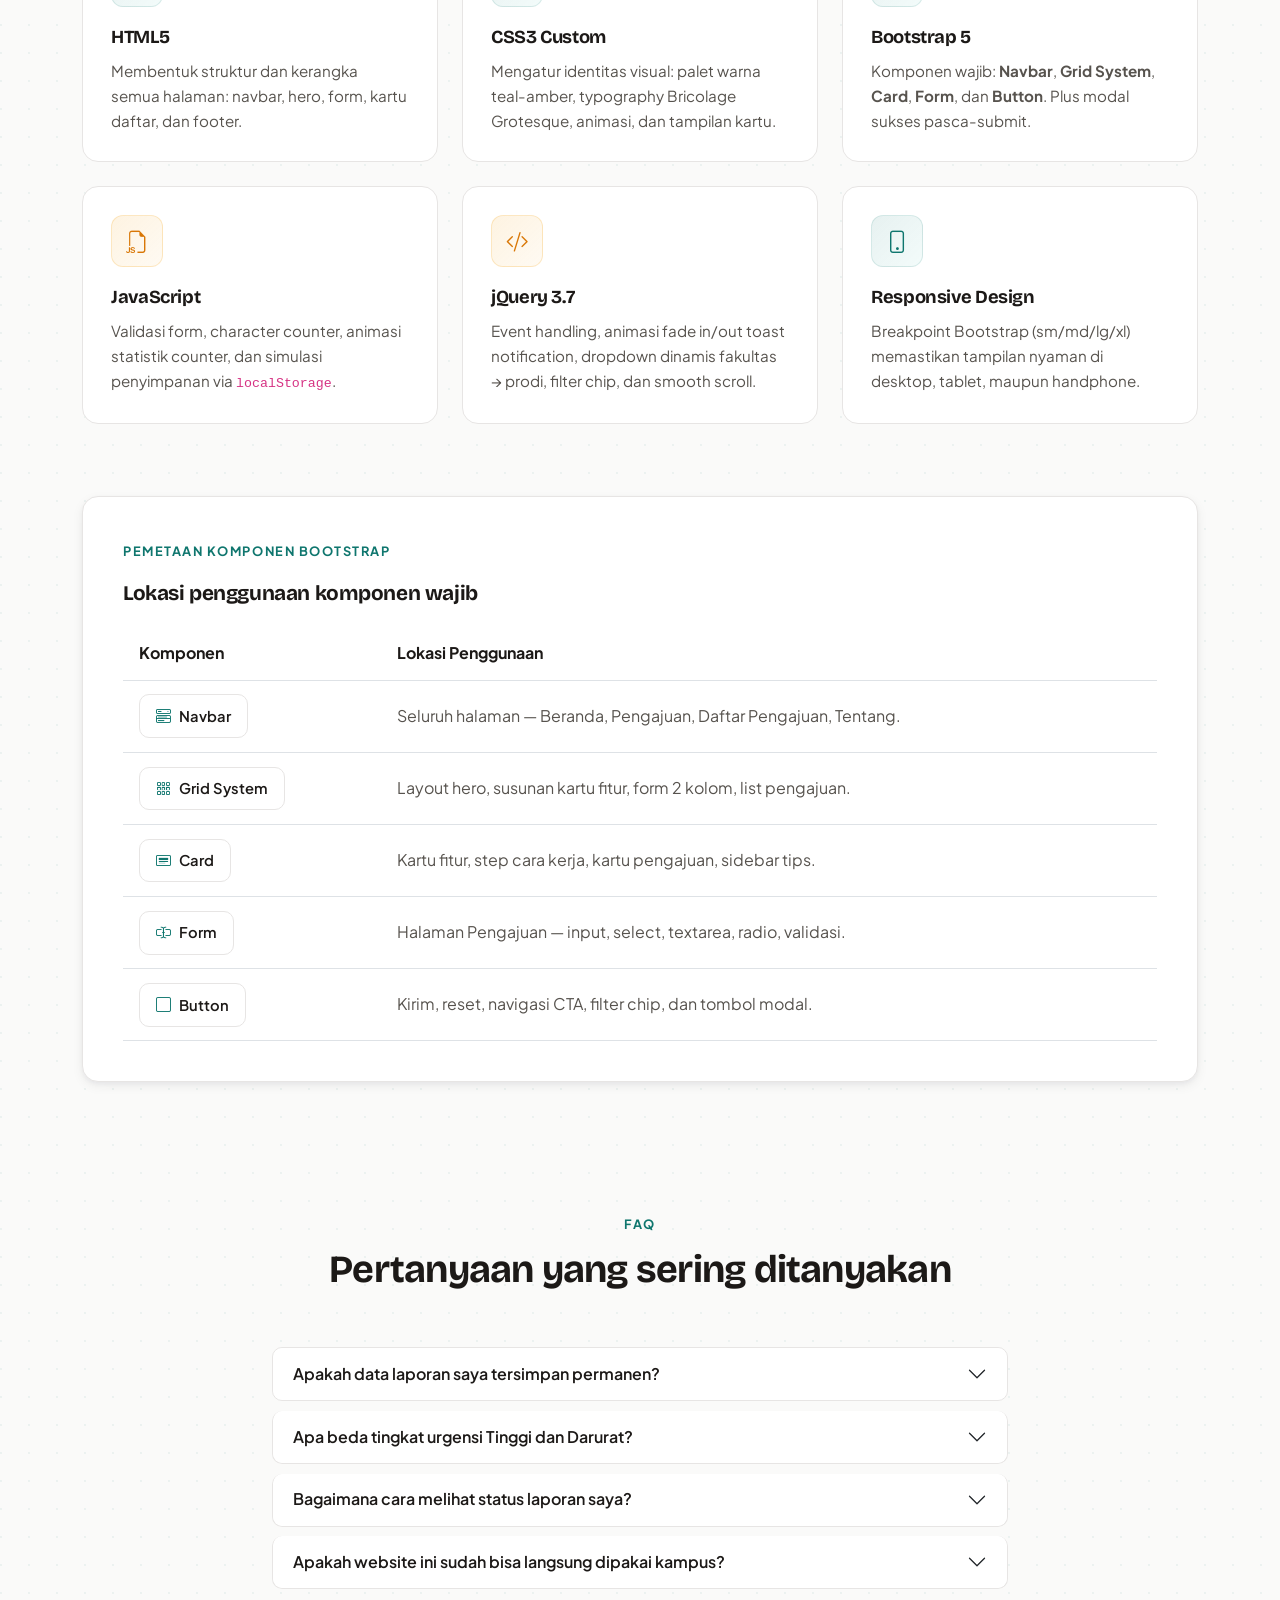
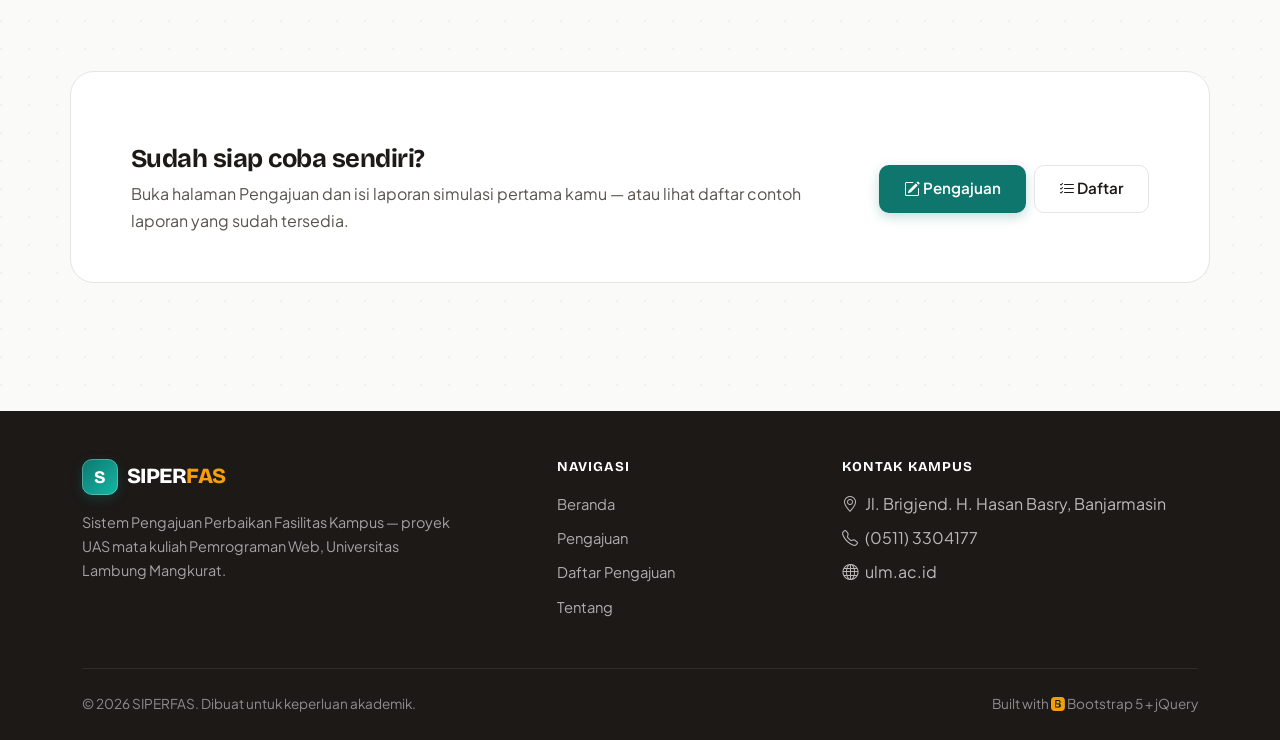
<file: tentang.html>
<!DOCTYPE html>
<html lang="id">
<head>
  <meta charset="UTF-8">
  <meta name="viewport" content="width=device-width, initial-scale=1.0">
  <title>Tentang — SIPERFAS</title>
  <meta name="description" content="Informasi tentang SIPERFAS — tujuan, batasan sistem, dan teknologi yang digunakan.">

  <link rel="preconnect" href="https://fonts.googleapis.com">
  <link rel="preconnect" href="https://fonts.gstatic.com" crossorigin>
  <link href="https://fonts.googleapis.com/css2?family=Bricolage+Grotesque:opsz,wght@12..96,400;12..96,600;12..96,700;12..96,800&family=Plus+Jakarta+Sans:wght@400;500;600;700;800&display=swap" rel="stylesheet">

  <link href="https://cdn.jsdelivr.net/npm/bootstrap@5.3.3/dist/css/bootstrap.min.css" rel="stylesheet">
  <link href="https://cdn.jsdelivr.net/npm/bootstrap-icons@1.11.3/font/bootstrap-icons.min.css" rel="stylesheet">
  <link href="style.css" rel="stylesheet">
</head>
<body>

  
  <nav class="navbar navbar-expand-lg navbar-siperfas sticky-top">
    <div class="container">
      <a class="navbar-brand" href="index.html">
        <span class="brand-mark">S</span>
        <span class="brand-text">SIPER<span>FAS</span></span>
      </a>
      <button class="navbar-toggler" type="button" data-bs-toggle="collapse"
              data-bs-target="#mainNav" aria-controls="mainNav" aria-expanded="false">
        <i class="bi bi-list"></i>
      </button>
      <div class="collapse navbar-collapse" id="mainNav">
        <ul class="navbar-nav ms-auto align-items-lg-center">
          <li class="nav-item"><a class="nav-link" href="index.html">Beranda</a></li>
          <li class="nav-item"><a class="nav-link" href="pengajuan.html">Pengajuan</a></li>
          <li class="nav-item"><a class="nav-link" href="daftar.html">Daftar Pengajuan</a></li>
          <li class="nav-item"><a class="nav-link" href="tentang.html">Tentang</a></li>
          <li class="nav-item ms-lg-2 mt-2 mt-lg-0">
            <a class="btn btn-primary-siperfas btn-sm" href="pengajuan.html">
              <i class="bi bi-plus-circle"></i> Buat Pengajuan
            </a>
          </li>
        </ul>
      </div>
    </div>
  </nav>

  
  <section class="page-header">
    
    <div class="container">
      <div class="row">
        <div class="col-lg-9">
          <div class="breadcrumb-trail">
            <a href="index.html">Beranda</a>
            <span class="sep">/</span>
            <span>Tentang SIPERFAS</span>
          </div>
          <h1 style="margin-bottom: .75rem;">Tentang SIPERFAS</h1>
          <p class="hero-subtitle">
            Proyek UAS mata kuliah <strong>Pemrograman Web (Paralel 2)</strong>,
            Universitas Lambung Mangkurat, yang mengangkat studi kasus
            <em>Website Pengajuan Permintaan</em> untuk perbaikan fasilitas kampus.
          </p>
        </div>
      </div>
    </div>
  </section>

  
  <section class="section-tight">
    <div class="container">
      
      <div class="row g-4">
        <div class="col-lg-7">
          <div class="form-card">
            <span class="section-eyebrow">Tujuan Website</span>
            <h2 style="font-size: 1.6rem; margin: .5rem 0 1rem;">
              Menyederhanakan alur laporan kerusakan fasilitas
            </h2>
            <p>
              Di lingkungan kampus, kerusakan fasilitas sering kali dilaporkan
              secara manual — melalui pesan pribadi, grup kelas, atau langsung
              kepada petugas. Cara ini kurang terstruktur sehingga laporan
              dapat tercecer, tidak lengkap, atau sulit dipantau kembali.
            </p>
            <p>
              <strong>SIPERFAS</strong> hadir sebagai sebuah simulasi website
              yang membantu mahasiswa mengisi laporan perbaikan fasilitas
              secara lebih rapi, mudah, dan terarah. Setiap laporan otomatis
              mendapat ID, kategori, dan tingkat urgensi sehingga lebih mudah
              dipantau.
            </p>
            <div class="divider"></div>
            <h3 style="font-size: 1.1rem; margin-bottom: 1rem;">Pemangku Kepentingan</h3>
            <div class="row g-3">
              <div class="col-sm-6">
                <div class="d-flex gap-2 align-items-start">
                  <div class="mock-icon"><i class="bi bi-mortarboard"></i></div>
                  <div>
                    <div style="font-weight:700;">Mahasiswa</div>
                    <div style="font-size:.88rem; color:var(--color-text-soft);">
                      Mengisi form pengajuan perbaikan fasilitas.
                    </div>
                  </div>
                </div>
              </div>
              <div class="col-sm-6">
                <div class="d-flex gap-2 align-items-start">
                  <div class="mock-icon amber"><i class="bi bi-wrench-adjustable"></i></div>
                  <div>
                    <div style="font-weight:700;">Petugas Kampus</div>
                    <div style="font-size:.88rem; color:var(--color-text-soft);">
                      Menerima informasi awal kerusakan fasilitas.
                    </div>
                  </div>
                </div>
              </div>
              <div class="col-sm-6">
                <div class="d-flex gap-2 align-items-start">
                  <div class="mock-icon"><i class="bi bi-building"></i></div>
                  <div>
                    <div style="font-weight:700;">Admin Fakultas</div>
                    <div style="font-size:.88rem; color:var(--color-text-soft);">
                      Melihat simulasi daftar pengajuan yang masuk.
                    </div>
                  </div>
                </div>
              </div>
              <div class="col-sm-6">
                <div class="d-flex gap-2 align-items-start">
                  <div class="mock-icon amber"><i class="bi bi-person-workspace"></i></div>
                  <div>
                    <div style="font-weight:700;">Dosen/Tenaga Pengajar</div>
                    <div style="font-size:.88rem; color:var(--color-text-soft);">
                      Merasakan manfaat dari fasilitas kampus yang lebih terawat.
                    </div>
                  </div>
                </div>
              </div>
            </div>
          </div>
        </div>

        
        <div class="col-lg-5">
          <div class="form-card">
            <span class="section-eyebrow">Batasan Sistem</span>
            <h2 style="font-size: 1.6rem; margin: .5rem 0 1rem;">Ruang lingkup proyek</h2>

            <div class="limitation-item">
              <span class="limitation-num">1</span>
              <div>
                <div style="font-weight:600;">Tanpa backend</div>
                <div style="font-size:.88rem; color:var(--color-text-soft);">
                  Tidak ada server, API, atau pemrosesan sisi server.
                </div>
              </div>
            </div>
            <div class="limitation-item">
              <span class="limitation-num">2</span>
              <div>
                <div style="font-weight:600;">Tanpa database</div>
                <div style="font-size:.88rem; color:var(--color-text-soft);">
                  Tidak menggunakan MySQL, MongoDB, atau database persisten lainnya.
                </div>
              </div>
            </div>
            <div class="limitation-item">
              <span class="limitation-num">3</span>
              <div>
                <div style="font-weight:600;">Data hanya simulasi</div>
                <div style="font-size:.88rem; color:var(--color-text-soft);">
                  Disimpan sementara di <code>localStorage</code> browser.
                </div>
              </div>
            </div>
            <div class="limitation-item">
              <span class="limitation-num">4</span>
              <div>
                <div style="font-weight:600;">Berjalan langsung di browser</div>
                <div style="font-size:.88rem; color:var(--color-text-soft);">
                  Cukup dibuka dengan file HTML — tanpa proses build atau hosting khusus.
                </div>
              </div>
            </div>
            <div class="limitation-item">
              <span class="limitation-num">5</span>
              <div>
                <div style="font-weight:600;">Responsif &amp; konsisten</div>
                <div style="font-size:.88rem; color:var(--color-text-soft);">
                  Tampilan menyesuaikan ukuran layar, semua halaman terintegrasi melalui navbar.
                </div>
              </div>
            </div>
          </div>
        </div>
      </div>
    </div>
  </section>

  
  <section class="section">
    <div class="container">
      <div class="section-header">
        <span class="section-eyebrow">Teknologi yang Digunakan</span>
        <h2 class="section-title">Stack sederhana, fokus pada fundamental</h2>
        <p class="section-subtitle">
          Seluruh website dibangun memakai materi yang sudah diajarkan di mata kuliah
          Pemrograman Web Paralel 2.
        </p>
      </div>

      <div class="row g-4">
        <div class="col-md-6 col-lg-4 fade-in-up">
          <div class="card-siperfas">
            <div class="card-icon" style="color:#e34c26;">
              <i class="bi bi-filetype-html"></i>
            </div>
            <h3 class="card-title">HTML5</h3>
            <p class="card-text">
              Membentuk struktur dan kerangka semua halaman: navbar, hero,
              form, kartu daftar, dan footer.
            </p>
          </div>
        </div>

        <div class="col-md-6 col-lg-4 fade-in-up">
          <div class="card-siperfas">
            <div class="card-icon" style="color:#1572b6;">
              <i class="bi bi-filetype-css"></i>
            </div>
            <h3 class="card-title">CSS3 Custom</h3>
            <p class="card-text">
              Mengatur identitas visual: palet warna teal-amber, typography
              Bricolage Grotesque, animasi, dan tampilan kartu.
            </p>
          </div>
        </div>

        <div class="col-md-6 col-lg-4 fade-in-up">
          <div class="card-siperfas">
            <div class="card-icon" style="color:#7952b3;">
              <i class="bi bi-bootstrap-fill"></i>
            </div>
            <h3 class="card-title">Bootstrap 5</h3>
            <p class="card-text">
              Komponen wajib: <strong>Navbar</strong>, <strong>Grid System</strong>,
              <strong>Card</strong>, <strong>Form</strong>, dan <strong>Button</strong>.
              Plus modal sukses pasca-submit.
            </p>
          </div>
        </div>

        <div class="col-md-6 col-lg-4 fade-in-up">
          <div class="card-siperfas">
            <div class="card-icon amber">
              <i class="bi bi-filetype-js"></i>
            </div>
            <h3 class="card-title">JavaScript</h3>
            <p class="card-text">
              Validasi form, character counter, animasi statistik counter,
              dan simulasi penyimpanan via <code>localStorage</code>.
            </p>
          </div>
        </div>

        <div class="col-md-6 col-lg-4 fade-in-up">
          <div class="card-siperfas">
            <div class="card-icon amber">
              <i class="bi bi-code-slash"></i>
            </div>
            <h3 class="card-title">jQuery 3.7</h3>
            <p class="card-text">
              Event handling, animasi fade in/out toast notification, dropdown
              dinamis fakultas → prodi, filter chip, dan smooth scroll.
            </p>
          </div>
        </div>

        <div class="col-md-6 col-lg-4 fade-in-up">
          <div class="card-siperfas">
            <div class="card-icon">
              <i class="bi bi-phone"></i>
            </div>
            <h3 class="card-title">Responsive Design</h3>
            <p class="card-text">
              Breakpoint Bootstrap (sm/md/lg/xl) memastikan tampilan nyaman
              di desktop, tablet, maupun handphone.
            </p>
          </div>
        </div>
      </div>

      
      <div class="row mt-5 g-4">
        <div class="col-12">
          <div class="form-card">
            <span class="section-eyebrow">Pemetaan Komponen Bootstrap</span>
            <h3 style="font-size: 1.3rem; margin: .5rem 0 1.25rem;">
              Lokasi penggunaan komponen wajib
            </h3>

            <div class="table-responsive">
              <table class="table align-middle mb-0">
                <thead>
                  <tr style="background-color: var(--color-surface-alt);">
                    <th style="font-weight: 700; color: var(--color-text); padding: .85rem 1rem;">Komponen</th>
                    <th style="font-weight: 700; color: var(--color-text); padding: .85rem 1rem;">Lokasi Penggunaan</th>
                  </tr>
                </thead>
                <tbody>
                  <tr>
                    <td style="padding: .85rem 1rem;">
                      <span class="tech-badge" style="margin:0;">
                        <i class="bi bi-menu-button-wide"></i> Navbar
                      </span>
                    </td>
                    <td style="padding: .85rem 1rem; color: var(--color-text-muted);">
                      Seluruh halaman — Beranda, Pengajuan, Daftar Pengajuan, Tentang.
                    </td>
                  </tr>
                  <tr>
                    <td style="padding: .85rem 1rem;">
                      <span class="tech-badge" style="margin:0;">
                        <i class="bi bi-grid-3x3-gap"></i> Grid System
                      </span>
                    </td>
                    <td style="padding: .85rem 1rem; color: var(--color-text-muted);">
                      Layout hero, susunan kartu fitur, form 2 kolom, list pengajuan.
                    </td>
                  </tr>
                  <tr>
                    <td style="padding: .85rem 1rem;">
                      <span class="tech-badge" style="margin:0;">
                        <i class="bi bi-card-heading"></i> Card
                      </span>
                    </td>
                    <td style="padding: .85rem 1rem; color: var(--color-text-muted);">
                      Kartu fitur, step cara kerja, kartu pengajuan, sidebar tips.
                    </td>
                  </tr>
                  <tr>
                    <td style="padding: .85rem 1rem;">
                      <span class="tech-badge" style="margin:0;">
                        <i class="bi bi-input-cursor-text"></i> Form
                      </span>
                    </td>
                    <td style="padding: .85rem 1rem; color: var(--color-text-muted);">
                      Halaman Pengajuan — input, select, textarea, radio, validasi.
                    </td>
                  </tr>
                  <tr>
                    <td style="padding: .85rem 1rem;">
                      <span class="tech-badge" style="margin:0;">
                        <i class="bi bi-square"></i> Button
                      </span>
                    </td>
                    <td style="padding: .85rem 1rem; color: var(--color-text-muted);">
                      Kirim, reset, navigasi CTA, filter chip, dan tombol modal.
                    </td>
                  </tr>
                </tbody>
              </table>
            </div>
          </div>
        </div>
      </div>
    </div>
  </section>

  
  <section class="section-tight pb-5">
    <div class="container">
      <div class="section-header">
        <span class="section-eyebrow">FAQ</span>
        <h2 class="section-title">Pertanyaan yang sering ditanyakan</h2>
      </div>

      <div class="row justify-content-center">
        <div class="col-lg-8">
          <div class="accordion" id="faqAccordion">
            <div class="accordion-item">
              <h2 class="accordion-header">
                <button class="accordion-button collapsed" type="button"
                        data-bs-toggle="collapse" data-bs-target="#faq1">
                  Apakah data laporan saya tersimpan permanen?
                </button>
              </h2>
              <div id="faq1" class="accordion-collapse collapse"
                   data-bs-parent="#faqAccordion">
                <div class="accordion-body" style="color:var(--color-text-muted);">
                  Tidak. SIPERFAS adalah simulasi tanpa backend dan tanpa database.
                  Data hanya tersimpan sementara di <code>localStorage</code> browser
                  pengguna, sehingga akan hilang jika cache browser dibersihkan.
                </div>
              </div>
            </div>

            <div class="accordion-item">
              <h2 class="accordion-header">
                <button class="accordion-button collapsed" type="button"
                        data-bs-toggle="collapse" data-bs-target="#faq2">
                  Apa beda tingkat urgensi Tinggi dan Darurat?
                </button>
              </h2>
              <div id="faq2" class="accordion-collapse collapse"
                   data-bs-parent="#faqAccordion">
                <div class="accordion-body" style="color:var(--color-text-muted);">
                  <strong>Tinggi</strong> dipakai untuk kerusakan yang sangat mengganggu
                  kegiatan kuliah tapi tidak membahayakan. <strong>Darurat</strong>
                  khusus untuk kondisi yang berpotensi membahayakan keselamatan
                  (korsleting listrik, plafon ambruk, pintu darurat tidak bisa dibuka, dsb).
                </div>
              </div>
            </div>

            <div class="accordion-item">
              <h2 class="accordion-header">
                <button class="accordion-button collapsed" type="button"
                        data-bs-toggle="collapse" data-bs-target="#faq3">
                  Bagaimana cara melihat status laporan saya?
                </button>
              </h2>
              <div id="faq3" class="accordion-collapse collapse"
                   data-bs-parent="#faqAccordion">
                <div class="accordion-body" style="color:var(--color-text-muted);">
                  Setelah berhasil mengirim, kamu akan mendapat nomor ID pengajuan
                  (cth. <code>LPR-2026-007</code>). Buka halaman
                  <a href="daftar.html">Daftar Pengajuan</a> lalu cari berdasarkan
                  ID atau nama untuk melihat status terkini.
                </div>
              </div>
            </div>

            <div class="accordion-item">
              <h2 class="accordion-header">
                <button class="accordion-button collapsed" type="button"
                        data-bs-toggle="collapse" data-bs-target="#faq4">
                  Apakah website ini sudah bisa langsung dipakai kampus?
                </button>
              </h2>
              <div id="faq4" class="accordion-collapse collapse"
                   data-bs-parent="#faqAccordion">
                <div class="accordion-body" style="color:var(--color-text-muted);">
                  Belum. SIPERFAS adalah prototipe simulasi untuk keperluan
                  akademik (UAS Pemrograman Web). Agar dapat dipakai dalam
                  skala kampus, masih diperlukan backend untuk menyimpan data
                  permanen, sistem otentikasi, dan integrasi dengan unit
                  pemeliharaan fasilitas.
                </div>
              </div>
            </div>
          </div>
        </div>
      </div>
    </div>
  </section>

  <section class="section-tight pb-5">
    <div class="container">
      <div class="row align-items-center g-4 p-4 p-md-5"
           style="background: var(--color-surface); border: 1px solid var(--color-border);
                  border-radius: var(--radius-xl);">
        <div class="col-md-8">
          <h2 style="margin-bottom:.5rem; font-size: 1.6rem;">
            Sudah siap coba sendiri?
          </h2>
          <p style="margin-bottom: 0; color: var(--color-text-muted);">
            Buka halaman Pengajuan dan isi laporan simulasi pertama kamu — atau
            lihat daftar contoh laporan yang sudah tersedia.
          </p>
        </div>
        <div class="col-md-4 text-md-end">
          <div class="d-flex flex-wrap gap-2 justify-content-md-end">
            <a href="pengajuan.html" class="btn btn-primary-siperfas">
              <i class="bi bi-pencil-square"></i> Pengajuan
            </a>
            <a href="daftar.html" class="btn btn-outline-siperfas">
              <i class="bi bi-list-check"></i> Daftar
            </a>
          </div>
        </div>
      </div>
    </div>
  </section>

  
  <footer class="site-footer">
    <div class="container">
      <div class="row g-4">
        <div class="col-md-5">
          <a class="navbar-brand mb-3 d-inline-flex" href="index.html">
            <span class="brand-mark">S</span>
            <span class="brand-text">SIPER<span>FAS</span></span>
          </a>
          <p class="footer-text">
            Sistem Pengajuan Perbaikan Fasilitas Kampus — proyek UAS
            mata kuliah Pemrograman Web, Universitas Lambung Mangkurat.
          </p>
        </div>
        <div class="col-6 col-md-3">
          <h5 class="footer-heading">Navigasi</h5>
          <ul class="footer-links">
            <li><a href="index.html">Beranda</a></li>
            <li><a href="pengajuan.html">Pengajuan</a></li>
            <li><a href="daftar.html">Daftar Pengajuan</a></li>
            <li><a href="tentang.html">Tentang</a></li>
          </ul>
        </div>
        <div class="col-6 col-md-4">
          <h5 class="footer-heading">Kontak Kampus</h5>
          <ul class="footer-links">
            <li><i class="bi bi-geo-alt me-1"></i> Jl. Brigjend. H. Hasan Basry, Banjarmasin</li>
            <li><i class="bi bi-telephone me-1"></i> (0511) 3304177</li>
            <li><i class="bi bi-globe me-1"></i> ulm.ac.id</li>
          </ul>
        </div>
      </div>
      <div class="footer-bottom">
        <div>© 2026 SIPERFAS. Dibuat untuk keperluan akademik.</div>
        <div>Built with <i class="bi bi-bootstrap-fill" style="color: var(--color-accent);"></i> Bootstrap 5 + jQuery</div>
      </div>
    </div>
  </footer>

  <script src="https://code.jquery.com/jquery-3.7.1.min.js"></script>
  <script src="https://cdn.jsdelivr.net/npm/bootstrap@5.3.3/dist/js/bootstrap.bundle.min.js"></script>
  <script src="script.js"></script>
</body>
</html>
</file>
<file: style.css>
:root {
  
  --color-primary: #0f766e;          
  --color-primary-dark: #115e59;     
  --color-primary-light: #14b8a6;    
  --color-accent: #f59e0b;           
  --color-accent-dark: #d97706;      

  
  --color-bg: #fafaf9;               
  --color-surface: #ffffff;
  --color-surface-alt: #f5f5f4;      
  --color-border: #e7e5e4;           
  --color-text: #1c1917;             
  --color-text-muted: #57534e;       
  --color-text-soft: #78716c;        

  
  --color-success: #16a34a;
  --color-warning: #ea580c;
  --color-danger: #dc2626;
  --color-info: #2563eb;

  
  --shadow-sm: 0 1px 2px rgba(15, 23, 42, 0.05);
  --shadow-md: 0 4px 12px rgba(15, 23, 42, 0.06), 0 2px 4px rgba(15, 23, 42, 0.04);
  --shadow-lg: 0 12px 32px rgba(15, 23, 42, 0.08), 0 4px 8px rgba(15, 23, 42, 0.04);
  --shadow-xl: 0 24px 48px rgba(15, 23, 42, 0.10);

  
  --radius-sm: 6px;
  --radius-md: 10px;
  --radius-lg: 16px;
  --radius-xl: 24px;
  --radius-full: 999px;

  
  --font-display: 'Bricolage Grotesque', 'Plus Jakarta Sans', system-ui, sans-serif;
  --font-body: 'Plus Jakarta Sans', system-ui, -apple-system, sans-serif;

  
  --container-max: 1200px;
}


* {
  box-sizing: border-box;
}

html {
  scroll-behavior: smooth;
}

body {
  font-family: var(--font-body);
  background-color: var(--color-bg);
  color: var(--color-text);
  line-height: 1.65;
  font-weight: 400;
  -webkit-font-smoothing: antialiased;
  -moz-osx-font-smoothing: grayscale;
  
  background-image:
    radial-gradient(circle at 1px 1px, rgba(15, 118, 110, 0.06) 1px, transparent 0);
  background-size: 28px 28px;
}

h1, h2, h3, h4, h5, h6 {
  font-family: var(--font-display);
  font-weight: 700;
  letter-spacing: -0.02em;
  color: var(--color-text);
  line-height: 1.15;
}

h1 { font-size: clamp(2.2rem, 5vw, 3.5rem); }
h2 { font-size: clamp(1.7rem, 3.5vw, 2.4rem); }
h3 { font-size: clamp(1.25rem, 2.5vw, 1.5rem); }

p { color: var(--color-text-muted); }

a {
  color: var(--color-primary);
  text-decoration: none;
  transition: color 0.2s ease;
}

a:hover { color: var(--color-primary-dark); }

::selection {
  background: var(--color-accent);
  color: var(--color-text);
}


.navbar-siperfas {
  background-color: rgba(255, 255, 255, 0.92);
  backdrop-filter: saturate(180%) blur(14px);
  -webkit-backdrop-filter: saturate(180%) blur(14px);
  border-bottom: 1px solid var(--color-border);
  padding-top: 0.85rem;
  padding-bottom: 0.85rem;
  transition: box-shadow 0.3s ease;
}

.navbar-siperfas.scrolled {
  box-shadow: var(--shadow-md);
}

.navbar-brand {
  font-family: var(--font-display);
  font-weight: 800;
  font-size: 1.35rem;
  letter-spacing: -0.025em;
  color: var(--color-text) !important;
  display: flex;
  align-items: center;
  gap: 0.55rem;
}

.brand-mark {
  width: 36px;
  height: 36px;
  border-radius: 10px;
  background: linear-gradient(135deg, var(--color-primary) 0%, var(--color-primary-light) 100%);
  display: inline-flex;
  align-items: center;
  justify-content: center;
  color: #fff;
  font-weight: 800;
  font-size: 1.1rem;
  font-family: var(--font-display);
  box-shadow: 0 4px 12px rgba(15, 118, 110, 0.3);
  position: relative;
}

.brand-mark::after {
  content: "";
  position: absolute;
  inset: 0;
  border-radius: 10px;
  border: 1px solid rgba(255, 255, 255, 0.25);
  pointer-events: none;
}

.brand-text {
  color: var(--color-text);
}

.brand-text span {
  color: var(--color-primary);
}

.navbar-siperfas .nav-link {
  font-weight: 500;
  color: var(--color-text-muted) !important;
  padding: 0.5rem 1rem !important;
  margin: 0 0.15rem;
  border-radius: var(--radius-md);
  transition: all 0.2s ease;
  position: relative;
}

.navbar-siperfas .nav-link:hover {
  color: var(--color-primary) !important;
  background-color: var(--color-surface-alt);
}

.navbar-siperfas .nav-link.active {
  color: var(--color-primary) !important;
  background-color: rgba(15, 118, 110, 0.08);
  font-weight: 600;
}

.navbar-toggler {
  border: 1px solid var(--color-border);
  padding: 0.35rem 0.55rem;
}

.navbar-toggler:focus {
  box-shadow: 0 0 0 3px rgba(15, 118, 110, 0.2);
}


.hero {
  padding: 6rem 0 4rem;
  position: relative;
  overflow: hidden;
}

.hero::before {
  content: "";
  position: absolute;
  top: -200px;
  right: -200px;
  width: 600px;
  height: 600px;
  background: radial-gradient(circle, rgba(245, 158, 11, 0.12) 0%, transparent 70%);
  pointer-events: none;
}

.hero::after {
  content: "";
  position: absolute;
  bottom: -300px;
  left: -300px;
  width: 700px;
  height: 700px;
  background: radial-gradient(circle, rgba(15, 118, 110, 0.10) 0%, transparent 70%);
  pointer-events: none;
}

.hero-badge {
  display: inline-flex;
  align-items: center;
  gap: 0.5rem;
  padding: 0.4rem 0.9rem;
  background-color: rgba(15, 118, 110, 0.08);
  color: var(--color-primary-dark);
  border-radius: var(--radius-full);
  font-size: 0.85rem;
  font-weight: 600;
  margin-bottom: 1.5rem;
  border: 1px solid rgba(15, 118, 110, 0.15);
}

.hero-badge .dot {
  width: 7px;
  height: 7px;
  border-radius: 50%;
  background-color: var(--color-success);
  box-shadow: 0 0 0 4px rgba(22, 163, 74, 0.2);
  animation: pulse 2s ease-in-out infinite;
}

@keyframes pulse {
  0%, 100% { opacity: 1; transform: scale(1); }
  50% { opacity: 0.7; transform: scale(1.15); }
}

.hero h1 {
  margin-bottom: 1.25rem;
}

.hero h1 .highlight {
  color: var(--color-primary);
  position: relative;
  white-space: nowrap;
}

.hero h1 .highlight::after {
  content: "";
  position: absolute;
  left: 0;
  right: 0;
  bottom: 0.05em;
  height: 0.35em;
  background-color: rgba(245, 158, 11, 0.3);
  z-index: -1;
  border-radius: 4px;
}

.hero-subtitle {
  font-size: 1.15rem;
  color: var(--color-text-muted);
  max-width: 580px;
  margin-bottom: 2rem;
}

.hero-stats {
  display: flex;
  gap: 2.5rem;
  margin-top: 3rem;
  flex-wrap: wrap;
}

.hero-stat-value {
  font-family: var(--font-display);
  font-weight: 800;
  font-size: 2rem;
  color: var(--color-primary);
  line-height: 1;
}

.hero-stat-item--center {
  display: flex;
  flex-direction: column;
  align-items: center;
  text-align: center;
}

.hero-stat-label {
  font-size: 0.85rem;
  color: var(--color-text-soft);
  margin-top: 0.4rem;
}

.hero-stat-simulasi {
  font-size: 1rem;
  color: var(--color-primary);
  margin-top: 0.15rem;
  font-weight: 700;
}



.hero-visual {
  position: relative;
  perspective: 1500px;
}

.hero-card-stack {
  position: relative;
  width: 100%;
  max-width: 460px;
  margin-left: auto;
}

.hero-card {
  background: var(--color-surface);
  border-radius: var(--radius-lg);
  padding: 1.5rem;
  box-shadow: var(--shadow-lg);
  border: 1px solid var(--color-border);
}

.hero-card-main {
  position: relative;
  z-index: 3;
  transform: rotate(-1deg);
}

.hero-card-back {
  position: absolute;
  top: 1.8rem;
  right: -1.2rem;
  width: 70%;
  z-index: 1;
  transform: rotate(4deg);
  background: linear-gradient(135deg, var(--color-primary) 0%, var(--color-primary-light) 100%);
  color: #fff;
  padding: 1.25rem;
}

.hero-card-back .stat-num {
  font-family: var(--font-display);
  font-weight: 800;
  font-size: 1.8rem;
}

.hero-card-back .stat-lbl {
  font-size: 0.8rem;
  opacity: 0.85;
}

.mock-form-row {
  display: flex;
  align-items: center;
  gap: 0.75rem;
  padding: 0.65rem 0;
  border-bottom: 1px dashed var(--color-border);
}

.mock-form-row:last-child { border-bottom: none; }

.mock-icon {
  width: 32px;
  height: 32px;
  border-radius: 8px;
  background-color: var(--color-surface-alt);
  display: flex;
  align-items: center;
  justify-content: center;
  color: var(--color-primary);
  font-size: 0.95rem;
  flex-shrink: 0;
}

.mock-icon.amber {
  background-color: rgba(245, 158, 11, 0.12);
  color: var(--color-accent-dark);
}

.mock-label {
  font-size: 0.75rem;
  color: var(--color-text-soft);
  text-transform: uppercase;
  letter-spacing: 0.05em;
  font-weight: 600;
}

.mock-value {
  font-weight: 600;
  font-size: 0.92rem;
  color: var(--color-text);
}

.mock-badge {
  margin-left: auto;
  padding: 0.2rem 0.55rem;
  background-color: rgba(22, 163, 74, 0.1);
  color: var(--color-success);
  border-radius: var(--radius-full);
  font-size: 0.7rem;
  font-weight: 700;
  text-transform: uppercase;
}


.btn {
  font-family: var(--font-body);
  font-weight: 600;
  border-radius: var(--radius-md);
  padding: 0.7rem 1.5rem;
  font-size: 0.95rem;
  transition: all 0.2s cubic-bezier(0.4, 0, 0.2, 1);
  border: 1px solid transparent;
  letter-spacing: -0.005em;
}

.btn:focus {
  box-shadow: 0 0 0 3px rgba(15, 118, 110, 0.2);
}

.btn-primary-siperfas {
  background-color: var(--color-primary);
  color: #fff;
  box-shadow: 0 4px 12px rgba(15, 118, 110, 0.25);
}

.btn-primary-siperfas:hover {
  background-color: var(--color-primary-dark);
  color: #fff;
  transform: translateY(-1px);
  box-shadow: 0 8px 20px rgba(15, 118, 110, 0.35);
}

.btn-accent-siperfas {
  background-color: var(--color-accent);
  color: var(--color-text);
  box-shadow: 0 4px 12px rgba(245, 158, 11, 0.25);
}

.btn-accent-siperfas:hover {
  background-color: var(--color-accent-dark);
  color: #fff;
  transform: translateY(-1px);
}

.btn-outline-siperfas {
  background-color: var(--color-surface);
  color: var(--color-text);
  border-color: var(--color-border);
}

.btn-outline-siperfas:hover {
  background-color: var(--color-surface-alt);
  border-color: var(--color-primary);
  color: var(--color-primary);
}

.btn-ghost-siperfas {
  background-color: transparent;
  color: var(--color-text-muted);
}

.btn-ghost-siperfas:hover {
  background-color: var(--color-surface-alt);
  color: var(--color-text);
}

.btn-danger-soft {
  background-color: rgba(220, 38, 38, 0.08);
  color: var(--color-danger);
  border-color: rgba(220, 38, 38, 0.2);
}

.btn-danger-soft:hover {
  background-color: var(--color-danger);
  color: #fff;
}

.btn-lg {
  padding: 0.9rem 1.85rem;
  font-size: 1.02rem;
  border-radius: var(--radius-md);
}

.btn-sm {
  padding: 0.45rem 0.9rem;
  font-size: 0.85rem;
}

.btn i {
  font-size: 1.05em;
  vertical-align: -0.05em;
}


.section {
  padding: 5rem 0;
}

.section-tight {
  padding: 3rem 0;
}

.section-header {
  text-align: center;
  max-width: 700px;
  margin: 0 auto 3.5rem;
}

.section-eyebrow {
  display: inline-block;
  font-size: 0.8rem;
  font-weight: 700;
  text-transform: uppercase;
  letter-spacing: 0.12em;
  color: var(--color-primary);
  margin-bottom: 0.75rem;
}

.section-title {
  margin-bottom: 1rem;
}

.section-subtitle {
  font-size: 1.08rem;
  color: var(--color-text-muted);
}


.card-siperfas {
  background-color: var(--color-surface);
  border: 1px solid var(--color-border);
  border-radius: var(--radius-lg);
  padding: 1.75rem;
  height: 100%;
  transition: all 0.3s cubic-bezier(0.4, 0, 0.2, 1);
  position: relative;
  overflow: hidden;
}

.card-siperfas:hover {
  border-color: rgba(15, 118, 110, 0.3);
  transform: translateY(-3px);
  box-shadow: var(--shadow-lg);
}

.card-siperfas::before {
  content: "";
  position: absolute;
  top: 0;
  left: 0;
  right: 0;
  height: 3px;
  background: linear-gradient(90deg, var(--color-primary), var(--color-primary-light));
  opacity: 0;
  transition: opacity 0.3s ease;
}

.card-siperfas:hover::before {
  opacity: 1;
}

.card-icon {
  width: 52px;
  height: 52px;
  border-radius: 12px;
  background: linear-gradient(135deg, rgba(15, 118, 110, 0.1) 0%, rgba(20, 184, 166, 0.05) 100%);
  display: flex;
  align-items: center;
  justify-content: center;
  font-size: 1.4rem;
  color: var(--color-primary);
  margin-bottom: 1.25rem;
  border: 1px solid rgba(15, 118, 110, 0.12);
}

.card-icon.amber {
  background: linear-gradient(135deg, rgba(245, 158, 11, 0.12) 0%, rgba(245, 158, 11, 0.05) 100%);
  color: var(--color-accent-dark);
  border-color: rgba(245, 158, 11, 0.2);
}

.card-title {
  font-size: 1.15rem;
  font-weight: 700;
  margin-bottom: 0.6rem;
  color: var(--color-text);
}

.card-text {
  color: var(--color-text-muted);
  font-size: 0.95rem;
  margin-bottom: 0;
}


.step-card {
  position: relative;
  padding: 2rem;
  background-color: var(--color-surface);
  border: 1px solid var(--color-border);
  border-radius: var(--radius-lg);
  height: 100%;
}

.step-number {
  position: absolute;
  top: -18px;
  left: 2rem;
  width: 44px;
  height: 44px;
  background: var(--color-text);
  color: #fff;
  border-radius: 50%;
  display: flex;
  align-items: center;
  justify-content: center;
  font-family: var(--font-display);
  font-weight: 800;
  font-size: 1.1rem;
  box-shadow: var(--shadow-md);
}

.step-card:nth-child(even) .step-number {
  background: var(--color-accent);
  color: var(--color-text);
}

.step-card h4 {
  margin-top: 1rem;
  margin-bottom: 0.5rem;
  font-size: 1.05rem;
}


.form-card {
  background-color: var(--color-surface);
  border-radius: var(--radius-lg);
  padding: 2.5rem;
  box-shadow: var(--shadow-md);
  border: 1px solid var(--color-border);
}

.form-section {
  padding-bottom: 2rem;
  margin-bottom: 2rem;
  border-bottom: 1px solid var(--color-border);
}

.form-section:last-of-type {
  border-bottom: none;
  padding-bottom: 0;
  margin-bottom: 0;
}

.form-section-title {
  display: flex;
  align-items: center;
  gap: 0.75rem;
  font-size: 1.05rem;
  font-weight: 700;
  color: var(--color-text);
  margin-bottom: 0.4rem;
}

.form-section-num {
  width: 28px;
  height: 28px;
  background-color: var(--color-primary);
  color: #fff;
  border-radius: 8px;
  display: inline-flex;
  align-items: center;
  justify-content: center;
  font-size: 0.85rem;
  font-weight: 700;
}

.form-section-desc {
  color: var(--color-text-soft);
  font-size: 0.92rem;
  margin-bottom: 1.5rem;
}

.form-label {
  font-weight: 600;
  font-size: 0.9rem;
  color: var(--color-text);
  margin-bottom: 0.4rem;
}

.form-label .req {
  color: var(--color-danger);
  font-weight: 600;
}

.form-control,
.form-select {
  border: 1px solid var(--color-border);
  background-color: var(--color-surface);
  border-radius: var(--radius-md);
  padding: 0.65rem 0.9rem;
  font-size: 0.95rem;
  font-family: var(--font-body);
  color: var(--color-text);
  transition: all 0.2s ease;
}

.form-control:focus,
.form-select:focus {
  border-color: var(--color-primary);
  box-shadow: 0 0 0 4px rgba(15, 118, 110, 0.12);
  outline: none;
}

.form-control::placeholder {
  color: var(--color-text-soft);
  opacity: 0.7;
}

.input-with-icon {
  position: relative;
}

.input-with-icon i {
  position: absolute;
  left: 0.9rem;
  top: 50%;
  transform: translateY(-50%);
  color: var(--color-text-soft);
  pointer-events: none;
  font-size: 0.95rem;
}

.input-with-icon .form-control {
  padding-left: 2.45rem;
}

.form-text {
  font-size: 0.82rem;
  color: var(--color-text-soft);
  margin-top: 0.3rem;
}

.is-invalid + .invalid-feedback,
.is-invalid ~ .invalid-feedback {
  display: block;
}

.form-control.is-invalid,
.form-select.is-invalid {
  border-color: var(--color-danger);
  background-image: none;
}

.form-control.is-invalid:focus,
.form-select.is-invalid:focus {
  box-shadow: 0 0 0 4px rgba(220, 38, 38, 0.12);
}

.invalid-feedback {
  font-size: 0.82rem;
  color: var(--color-danger);
  font-weight: 500;
}

.char-counter {
  font-size: 0.78rem;
  color: var(--color-text-soft);
  text-align: right;
  margin-top: 0.25rem;
  font-variant-numeric: tabular-nums;
}

.char-counter.warn { color: var(--color-warning); }


.urgensi-group {
  display: grid;
  grid-template-columns: repeat(auto-fit, minmax(140px, 1fr));
  gap: 0.75rem;
}

.urgensi-option {
  position: relative;
}

.urgensi-option input[type="radio"] {
  position: absolute;
  opacity: 0;
  pointer-events: none;
}

.urgensi-option label {
  display: flex;
  flex-direction: column;
  align-items: center;
  gap: 0.4rem;
  padding: 1rem 0.75rem;
  border: 1.5px solid var(--color-border);
  border-radius: var(--radius-md);
  cursor: pointer;
  text-align: center;
  transition: all 0.2s ease;
  background-color: var(--color-surface);
}

.urgensi-option label:hover {
  border-color: var(--color-primary-light);
  background-color: rgba(15, 118, 110, 0.03);
}

.urgensi-option input:checked + label {
  border-color: var(--color-primary);
  background-color: rgba(15, 118, 110, 0.06);
  box-shadow: 0 0 0 3px rgba(15, 118, 110, 0.08);
}

.urgensi-icon {
  font-size: 1.5rem;
}

.urgensi-label {
  font-weight: 600;
  font-size: 0.9rem;
  color: var(--color-text);
}

.urgensi-desc {
  font-size: 0.74rem;
  color: var(--color-text-soft);
  line-height: 1.3;
}

.urgensi-option[data-level="darurat"] input:checked + label {
  border-color: var(--color-danger);
  background-color: rgba(220, 38, 38, 0.05);
  box-shadow: 0 0 0 3px rgba(220, 38, 38, 0.08);
}

.urgensi-option[data-level="tinggi"] input:checked + label {
  border-color: var(--color-warning);
  background-color: rgba(234, 88, 12, 0.05);
  box-shadow: 0 0 0 3px rgba(234, 88, 12, 0.08);
}


.toast-stack {
  position: fixed;
  top: 90px;
  right: 1.25rem;
  z-index: 2000;
  display: flex;
  flex-direction: column;
  gap: 0.75rem;
  max-width: 360px;
  pointer-events: none;
}

.siperfas-toast {
  background-color: var(--color-surface);
  border: 1px solid var(--color-border);
  border-left: 4px solid var(--color-primary);
  padding: 1rem 1.15rem;
  border-radius: var(--radius-md);
  box-shadow: var(--shadow-lg);
  display: none;
  pointer-events: auto;
  min-width: 280px;
}

.siperfas-toast.success { border-left-color: var(--color-success); }
.siperfas-toast.warning { border-left-color: var(--color-warning); }
.siperfas-toast.danger { border-left-color: var(--color-danger); }

.siperfas-toast-title {
  font-weight: 700;
  font-size: 0.95rem;
  display: flex;
  align-items: center;
  gap: 0.5rem;
  margin-bottom: 0.2rem;
  color: var(--color-text);
}

.siperfas-toast.success .siperfas-toast-title i { color: var(--color-success); }
.siperfas-toast.warning .siperfas-toast-title i { color: var(--color-warning); }
.siperfas-toast.danger .siperfas-toast-title i { color: var(--color-danger); }
.siperfas-toast .siperfas-toast-title i { color: var(--color-primary); }

.siperfas-toast-body {
  font-size: 0.88rem;
  color: var(--color-text-muted);
}


.filter-bar {
  background-color: var(--color-surface);
  border: 1px solid var(--color-border);
  border-radius: var(--radius-lg);
  padding: 1.25rem;
  margin-bottom: 1.75rem;
}

.search-input {
  position: relative;
}

.search-input i {
  position: absolute;
  left: 0.9rem;
  top: 50%;
  transform: translateY(-50%);
  color: var(--color-text-soft);
  pointer-events: none;
}

.search-input .form-control {
  padding-left: 2.45rem;
}

.chip-group {
  display: flex;
  gap: 0.4rem;
  flex-wrap: wrap;
}

.chip {
  background-color: var(--color-surface-alt);
  border: 1px solid var(--color-border);
  color: var(--color-text-muted);
  padding: 0.4rem 0.95rem;
  border-radius: var(--radius-full);
  font-size: 0.83rem;
  font-weight: 600;
  cursor: pointer;
  transition: all 0.2s ease;
  user-select: none;
}

.chip:hover {
  background-color: var(--color-surface);
  border-color: var(--color-primary-light);
  color: var(--color-text);
}

.chip.active {
  background-color: var(--color-text);
  border-color: var(--color-text);
  color: #fff;
}

.submission-card {
  background-color: var(--color-surface);
  border: 1px solid var(--color-border);
  border-radius: var(--radius-lg);
  padding: 1.5rem;
  height: 100%;
  display: flex;
  flex-direction: column;
  position: relative;
  transition: all 0.2s ease;
}

.submission-card:hover {
  border-color: rgba(15, 118, 110, 0.25);
  box-shadow: var(--shadow-md);
}

.submission-header {
  display: flex;
  align-items: center;
  justify-content: space-between;
  margin-bottom: 1rem;
}

.submission-id {
  font-family: var(--font-display);
  font-weight: 700;
  font-size: 0.85rem;
  color: var(--color-text-soft);
  letter-spacing: 0.02em;
}

.status-badge {
  padding: 0.28rem 0.75rem;
  border-radius: var(--radius-full);
  font-size: 0.72rem;
  font-weight: 700;
  text-transform: uppercase;
  letter-spacing: 0.04em;
  display: inline-flex;
  align-items: center;
  gap: 0.35rem;
}

.status-badge.menunggu {
  background-color: rgba(245, 158, 11, 0.12);
  color: var(--color-accent-dark);
}

.status-badge.proses {
  background-color: rgba(37, 99, 235, 0.1);
  color: var(--color-info);
}

.status-badge.selesai {
  background-color: rgba(22, 163, 74, 0.1);
  color: var(--color-success);
}

.urgensi-dot {
  width: 8px;
  height: 8px;
  border-radius: 50%;
  display: inline-block;
  margin-right: 0.4rem;
}

.urgensi-dot.darurat { background: var(--color-danger); box-shadow: 0 0 0 3px rgba(220, 38, 38, 0.2); }
.urgensi-dot.tinggi { background: var(--color-warning); }
.urgensi-dot.sedang { background: var(--color-accent); }
.urgensi-dot.rendah { background: var(--color-text-soft); }

.submission-title {
  font-family: var(--font-display);
  font-weight: 700;
  font-size: 1.1rem;
  margin-bottom: 0.4rem;
  color: var(--color-text);
  line-height: 1.3;
}

.submission-meta {
  display: flex;
  flex-wrap: wrap;
  gap: 0.85rem;
  font-size: 0.83rem;
  color: var(--color-text-soft);
  margin-bottom: 0.85rem;
}

.submission-meta span {
  display: inline-flex;
  align-items: center;
  gap: 0.3rem;
}

.submission-meta i {
  font-size: 0.95em;
}

.submission-desc {
  color: var(--color-text-muted);
  font-size: 0.93rem;
  line-height: 1.55;
  flex-grow: 1;
}

.submission-footer {
  margin-top: 1rem;
  padding-top: 1rem;
  border-top: 1px solid var(--color-border);
  display: flex;
  justify-content: space-between;
  align-items: center;
  font-size: 0.82rem;
  color: var(--color-text-soft);
}

.submitter-info {
  display: flex;
  align-items: center;
  gap: 0.5rem;
}

.submitter-avatar {
  width: 28px;
  height: 28px;
  border-radius: 50%;
  background: linear-gradient(135deg, var(--color-primary) 0%, var(--color-primary-light) 100%);
  color: #fff;
  display: flex;
  align-items: center;
  justify-content: center;
  font-size: 0.75rem;
  font-weight: 700;
  font-family: var(--font-display);
}

.empty-state {
  text-align: center;
  padding: 4rem 1rem;
  color: var(--color-text-soft);
}

.empty-state i {
  font-size: 3rem;
  color: var(--color-border);
  margin-bottom: 1rem;
  display: block;
}

.empty-state h4 {
  color: var(--color-text);
  margin-bottom: 0.5rem;
}


.tech-badge {
  display: inline-flex;
  align-items: center;
  gap: 0.5rem;
  padding: 0.55rem 1rem;
  background-color: var(--color-surface);
  border: 1px solid var(--color-border);
  border-radius: var(--radius-md);
  font-weight: 600;
  color: var(--color-text);
  font-size: 0.92rem;
  margin: 0.3rem;
  transition: all 0.2s ease;
}

.tech-badge:hover {
  border-color: var(--color-primary);
  transform: translateY(-2px);
}

.tech-badge i {
  color: var(--color-primary);
}

.limitation-item {
  display: flex;
  align-items: flex-start;
  gap: 0.85rem;
  padding: 1rem 0;
  border-bottom: 1px solid var(--color-border);
}

.limitation-item:last-child { border-bottom: none; }

.limitation-num {
  width: 28px;
  height: 28px;
  background-color: var(--color-surface-alt);
  border-radius: 8px;
  display: inline-flex;
  align-items: center;
  justify-content: center;
  font-weight: 700;
  font-size: 0.85rem;
  color: var(--color-primary);
  flex-shrink: 0;
}

.accordion-button {
  font-family: var(--font-body);
  font-weight: 600;
  color: var(--color-text);
  background-color: var(--color-surface);
  border-radius: var(--radius-md) !important;
}

.accordion-button:not(.collapsed) {
  background-color: rgba(15, 118, 110, 0.06);
  color: var(--color-primary-dark);
  box-shadow: none;
}

.accordion-button:focus {
  border-color: var(--color-primary);
  box-shadow: 0 0 0 3px rgba(15, 118, 110, 0.15);
}

.accordion-item {
  background-color: var(--color-surface);
  border: 1px solid var(--color-border);
  border-radius: var(--radius-md) !important;
  margin-bottom: 0.6rem;
  overflow: hidden;
}


.site-footer {
  background-color: var(--color-text);
  color: rgba(255, 255, 255, 0.7);
  padding: 3rem 0 1.5rem;
  margin-top: 5rem;
}

.site-footer .brand-text {
  color: #fff;
}

.site-footer .brand-text span {
  color: var(--color-accent);
}

.footer-text {
  font-size: 0.9rem;
  color: rgba(255, 255, 255, 0.6);
  max-width: 380px;
}

.footer-heading {
  color: #fff;
  font-family: var(--font-display);
  font-weight: 700;
  font-size: 0.85rem;
  text-transform: uppercase;
  letter-spacing: 0.08em;
  margin-bottom: 1rem;
}

.footer-links {
  list-style: none;
  padding: 0;
  margin: 0;
}

.footer-links li { margin-bottom: 0.5rem; }

.footer-links a {
  color: rgba(255, 255, 255, 0.65);
  font-size: 0.92rem;
  transition: color 0.2s ease;
}

.footer-links a:hover {
  color: var(--color-accent);
}

.footer-bottom {
  border-top: 1px solid rgba(255, 255, 255, 0.08);
  padding-top: 1.5rem;
  margin-top: 2.5rem;
  font-size: 0.85rem;
  color: rgba(255, 255, 255, 0.5);
  display: flex;
  justify-content: space-between;
  align-items: center;
  flex-wrap: wrap;
  gap: 1rem;
}


.page-header {
  padding: 4rem 0 2rem;
  position: relative;
}

.breadcrumb-trail {
  font-size: 0.85rem;
  color: var(--color-text-soft);
  margin-bottom: 0.75rem;
}

.breadcrumb-trail a {
  color: var(--color-text-muted);
}

.breadcrumb-trail .sep {
  margin: 0 0.4rem;
  opacity: 0.5;
}


.text-primary-siperfas { color: var(--color-primary) !important; }
.text-accent { color: var(--color-accent-dark) !important; }
.bg-soft-primary { background-color: rgba(15, 118, 110, 0.06); }
.bg-soft-accent { background-color: rgba(245, 158, 11, 0.08); }

.divider {
  height: 1px;
  background-color: var(--color-border);
  margin: 2rem 0;
}

.fade-in-up {
  opacity: 0;
  transform: translateY(20px);
  transition: opacity 0.6s ease, transform 0.6s ease;
}

.fade-in-up.visible {
  opacity: 1;
  transform: translateY(0);
}


@media (max-width: 991px) {
  .hero { padding: 4rem 0 2.5rem; }
  .navbar-collapse {
    margin-top: 0.75rem;
    padding-top: 0.75rem;
    border-top: 1px solid var(--color-border);
  }
  .navbar-siperfas .nav-link {
    margin: 0.2rem 0;
  }
  .hero-card-back {
    display: none;
  }
}

@media (max-width: 767px) {
  .section { padding: 3.5rem 0; }
  .form-card { padding: 1.5rem; }
  .form-section { padding-bottom: 1.5rem; margin-bottom: 1.5rem; }
  .hero-stats { gap: 1.5rem; }
  .hero-stat-value { font-size: 1.6rem; }
  .form-section-title { font-size: 1rem; }
  .urgensi-group { grid-template-columns: repeat(2, 1fr); }
  .toast-stack {
    left: 1rem;
    right: 1rem;
    max-width: none;
    top: 75px;
  }
  .siperfas-toast { min-width: auto; }
}

@media (max-width: 575px) {
  .btn-lg { padding: 0.75rem 1.4rem; font-size: 0.95rem; }
  .hero-card-stack { margin-top: 2.5rem; }
}


@media print {
  .navbar-siperfas, .site-footer, .toast-stack, .btn { display: none !important; }
}
</file>
